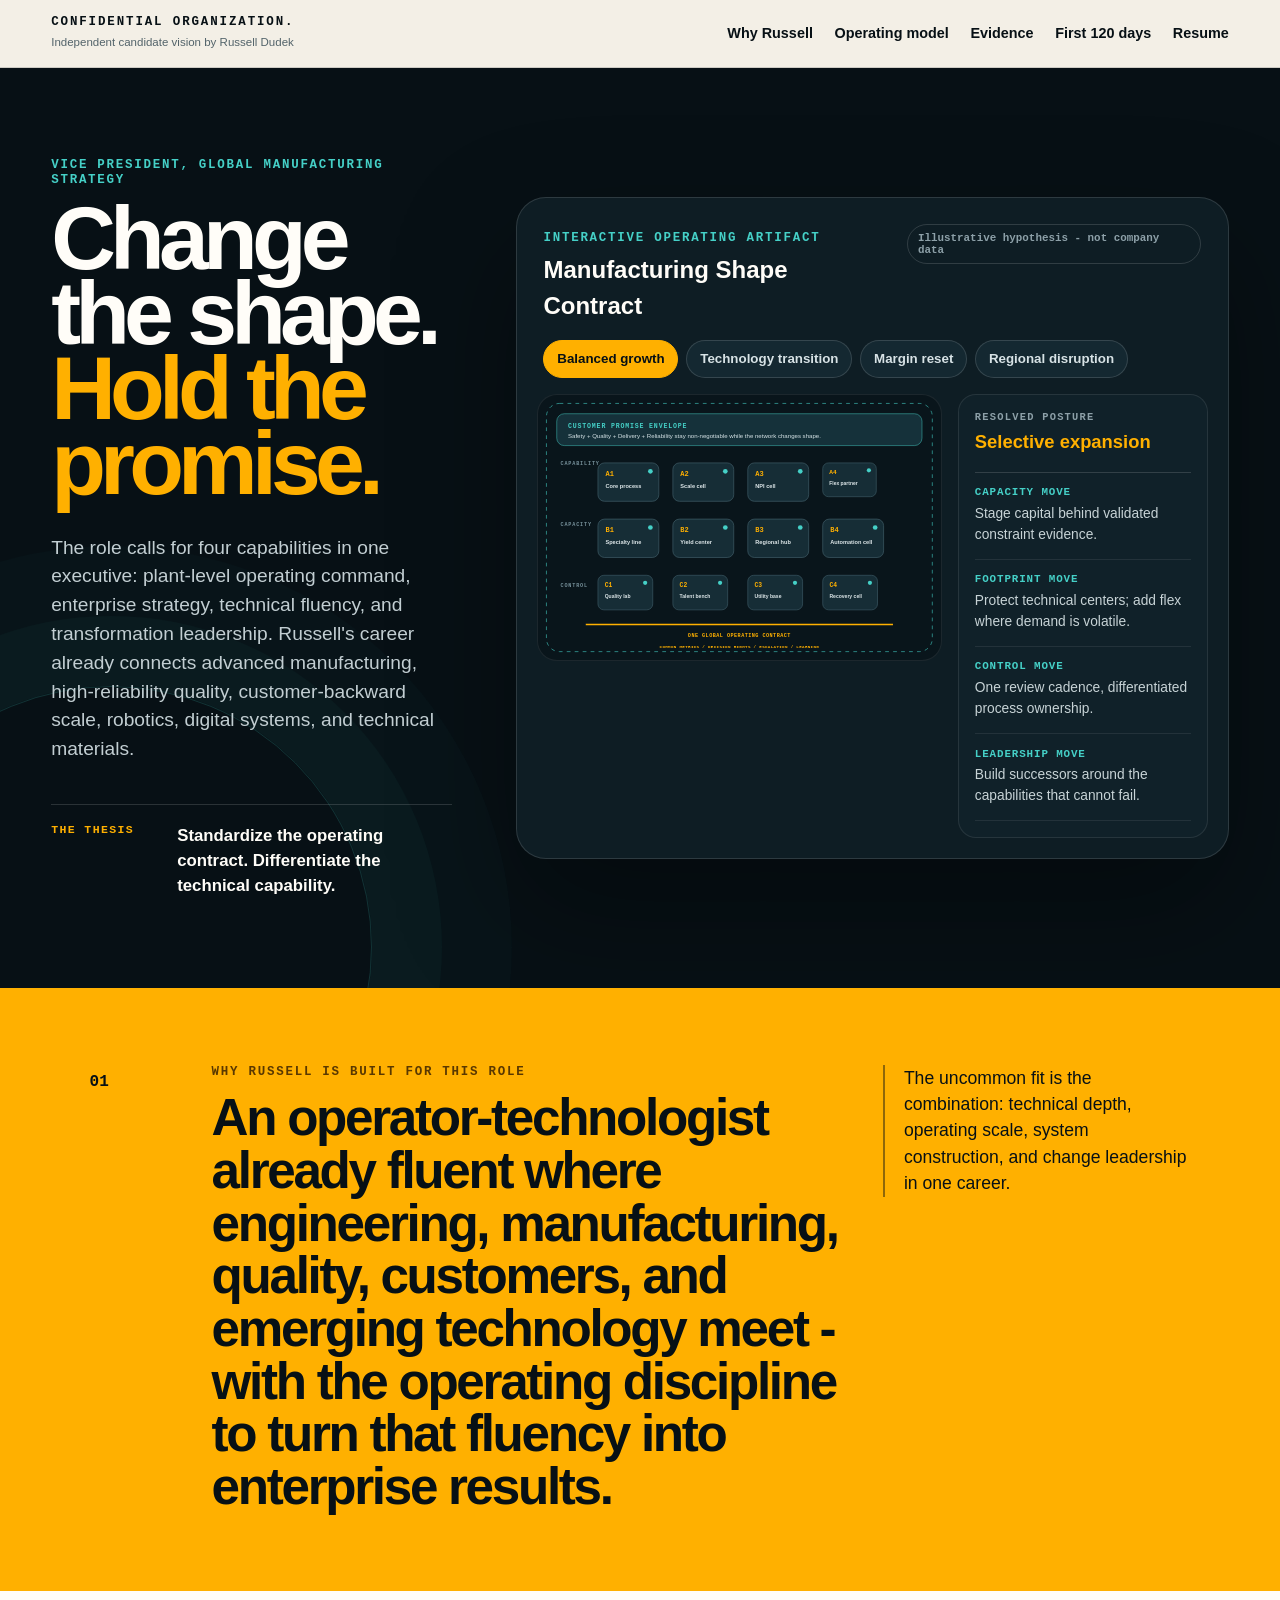
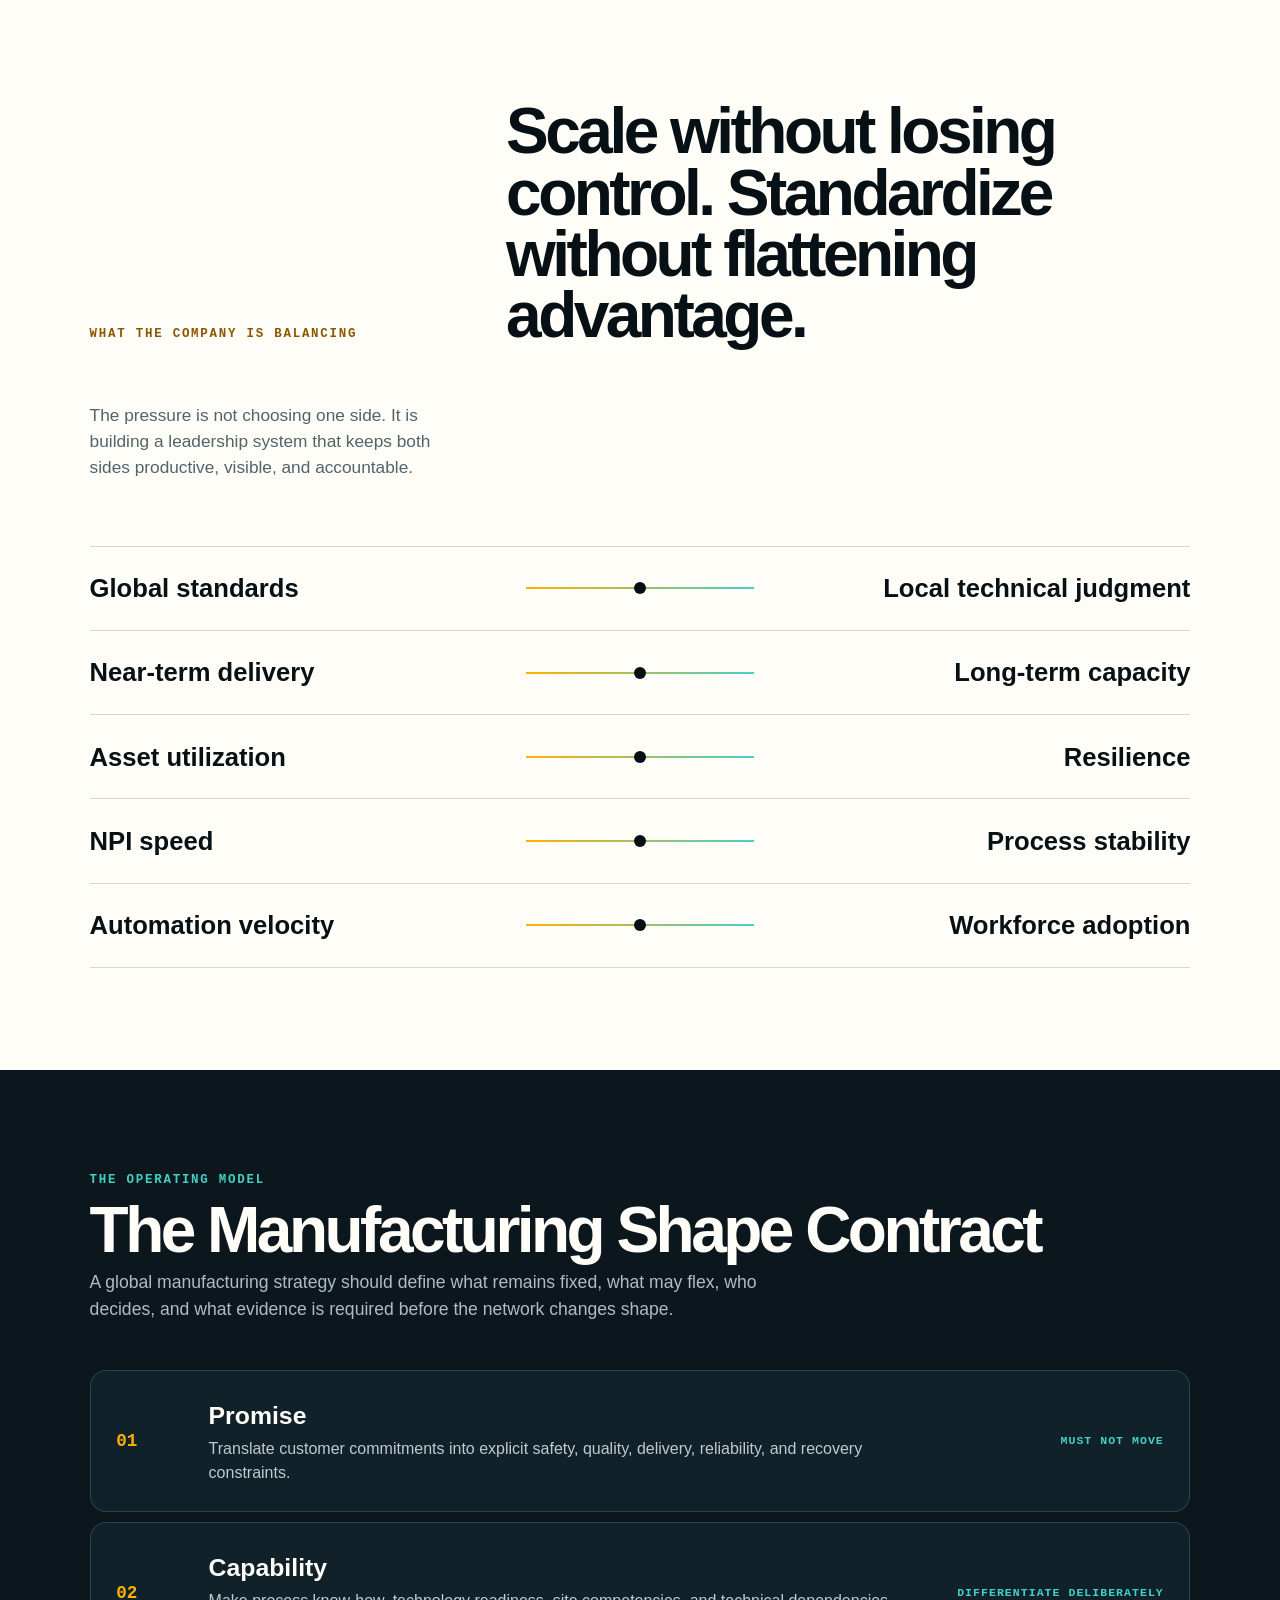
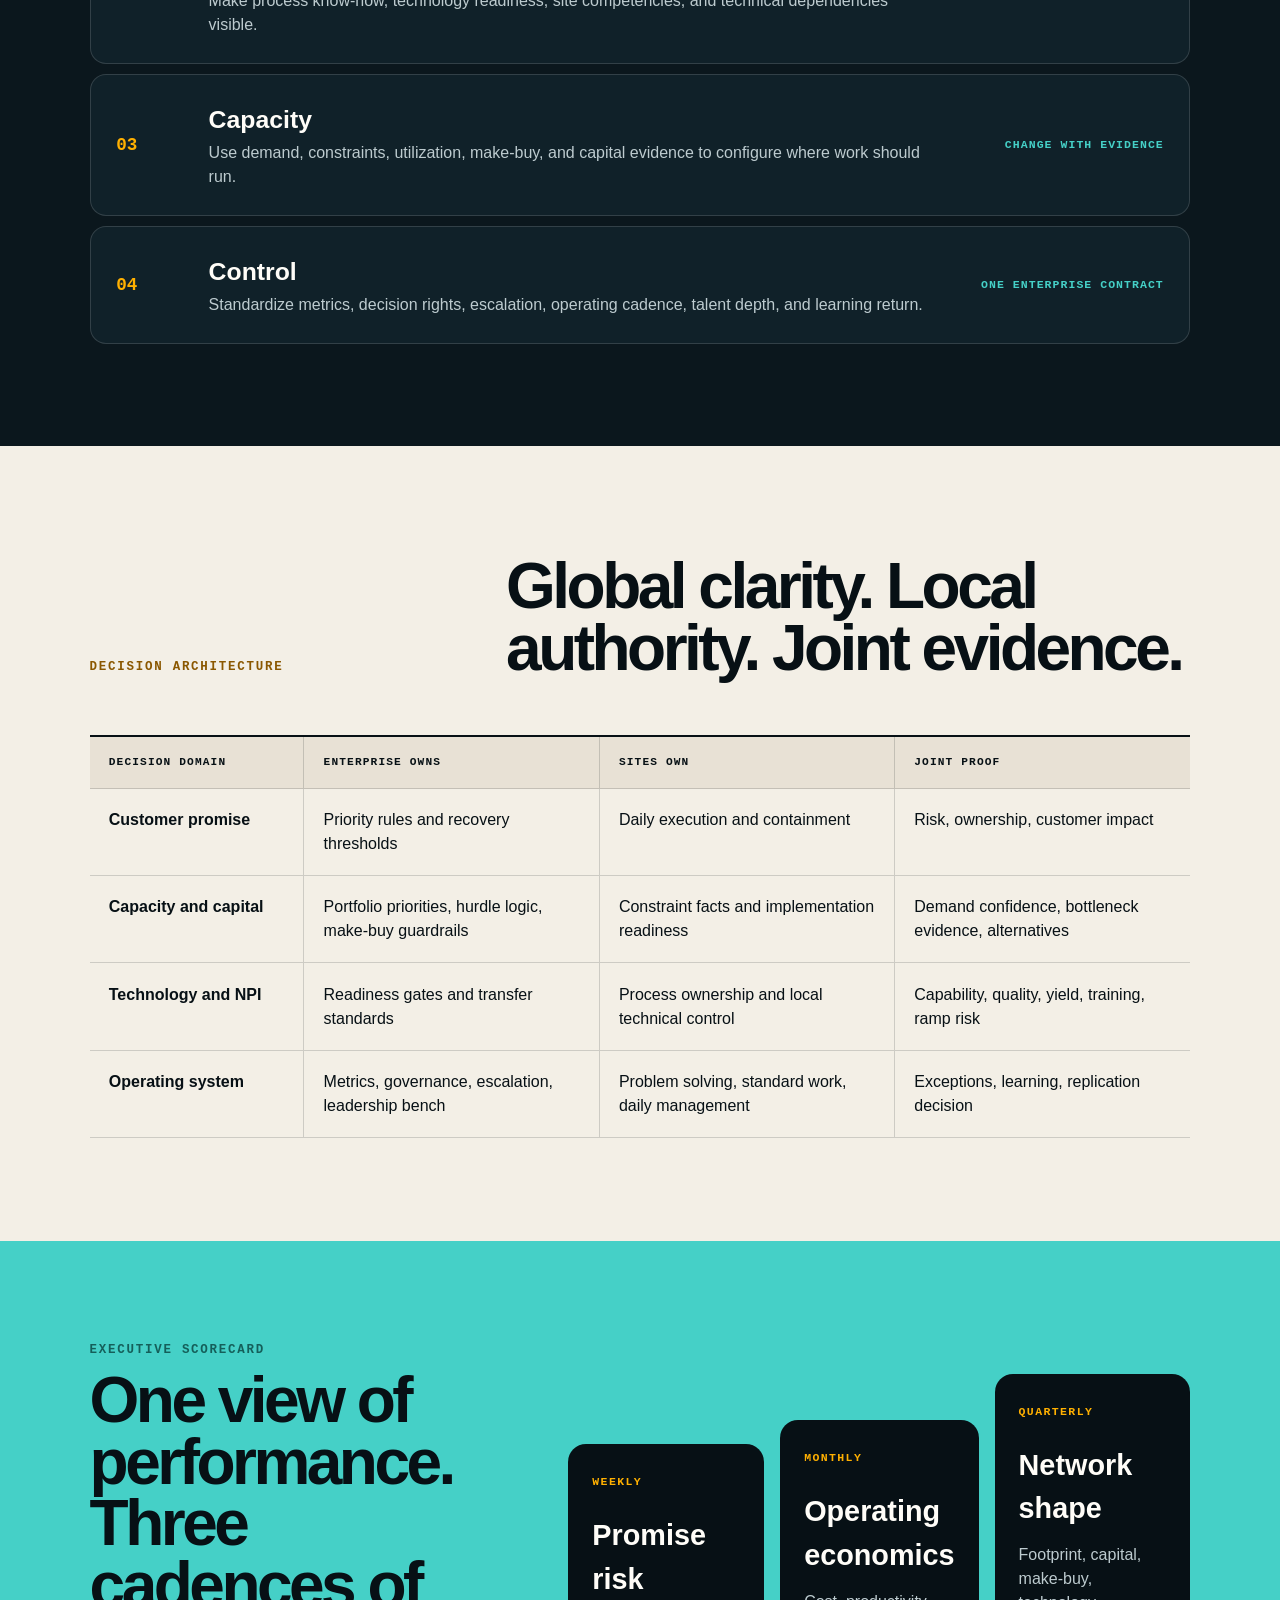
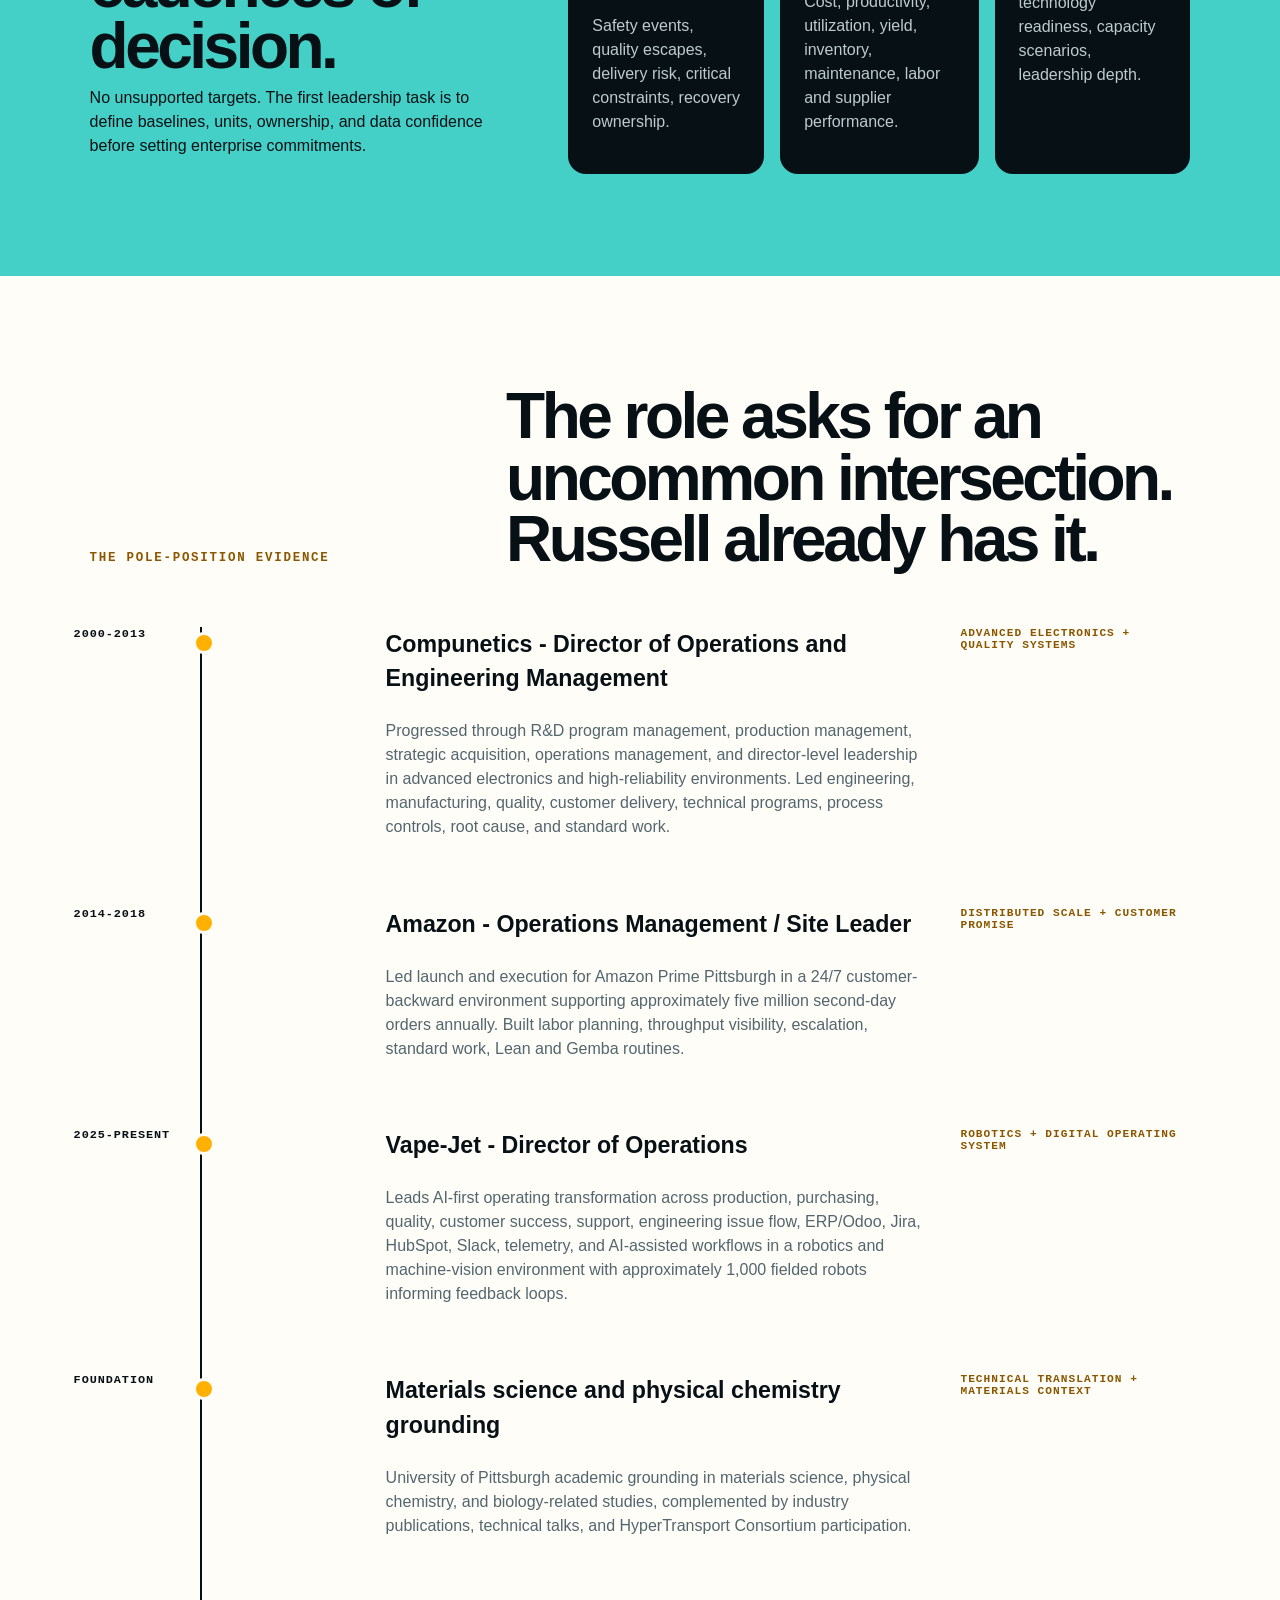
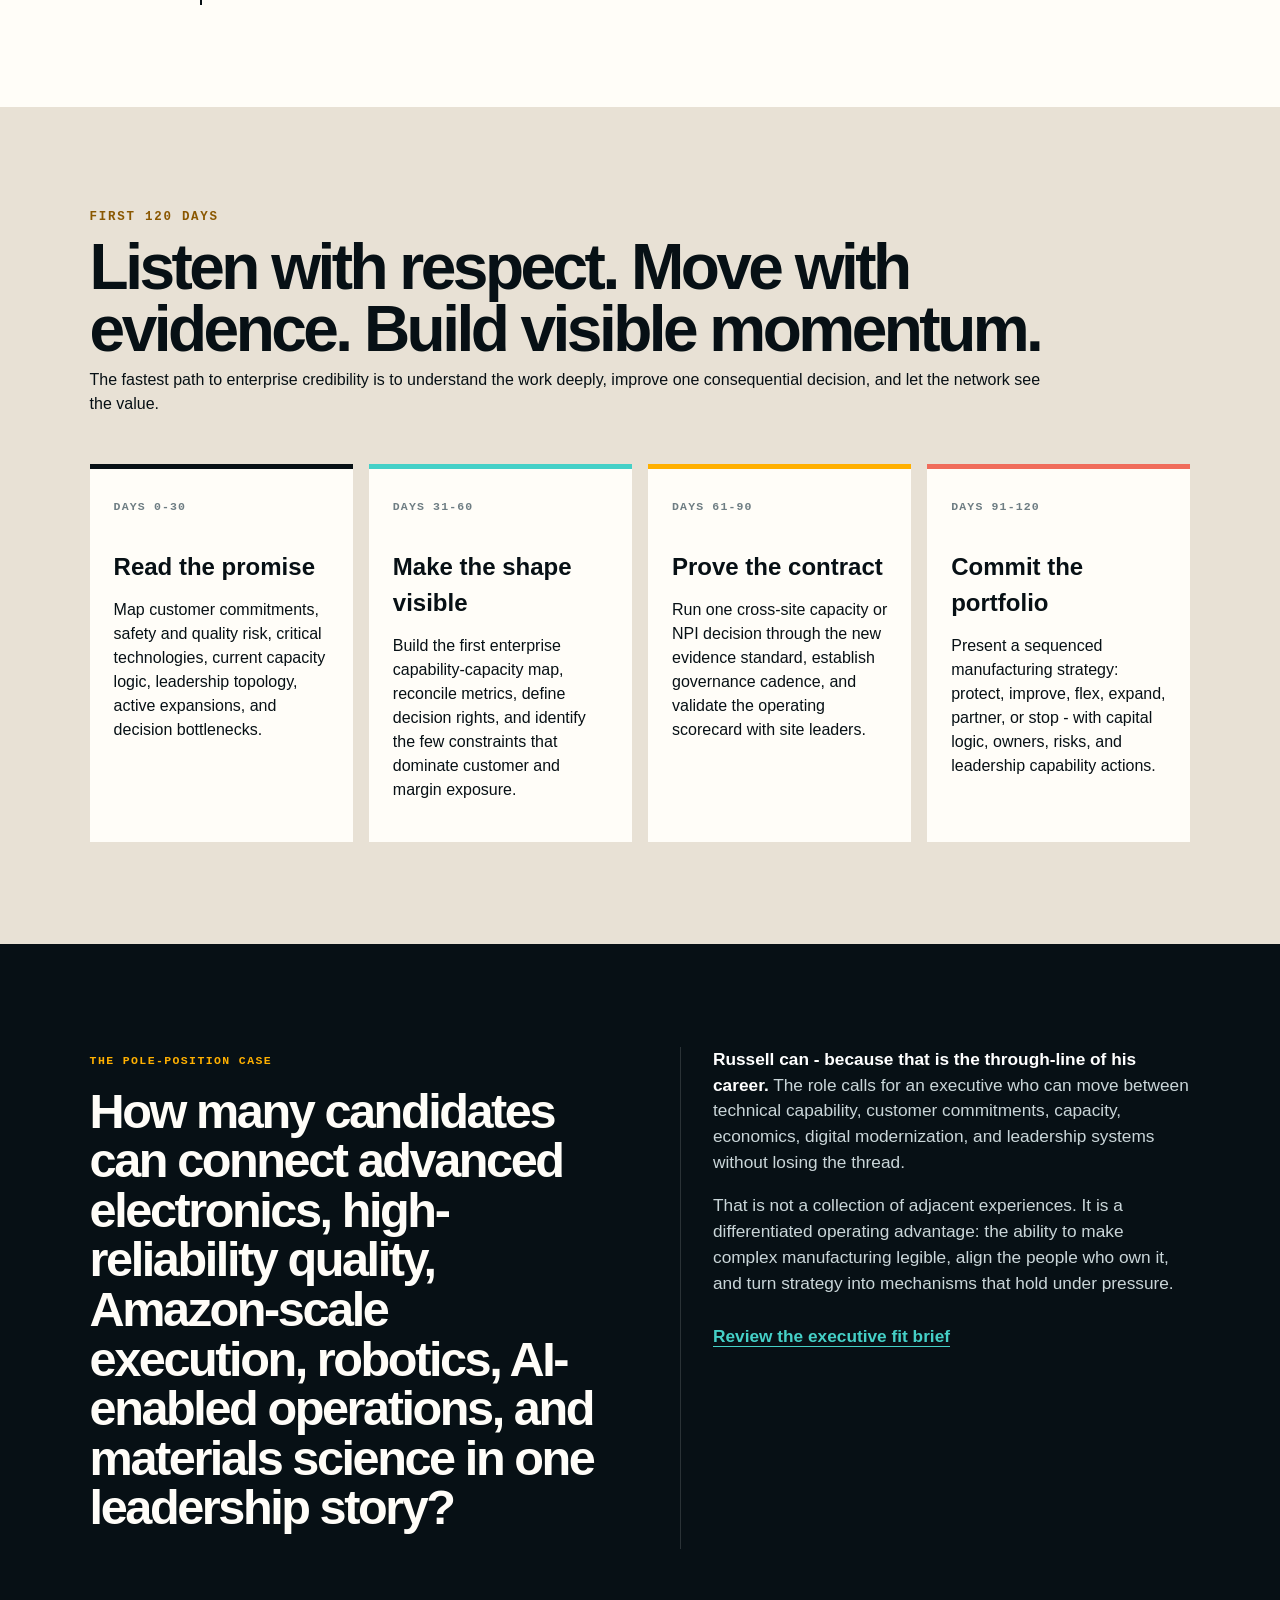
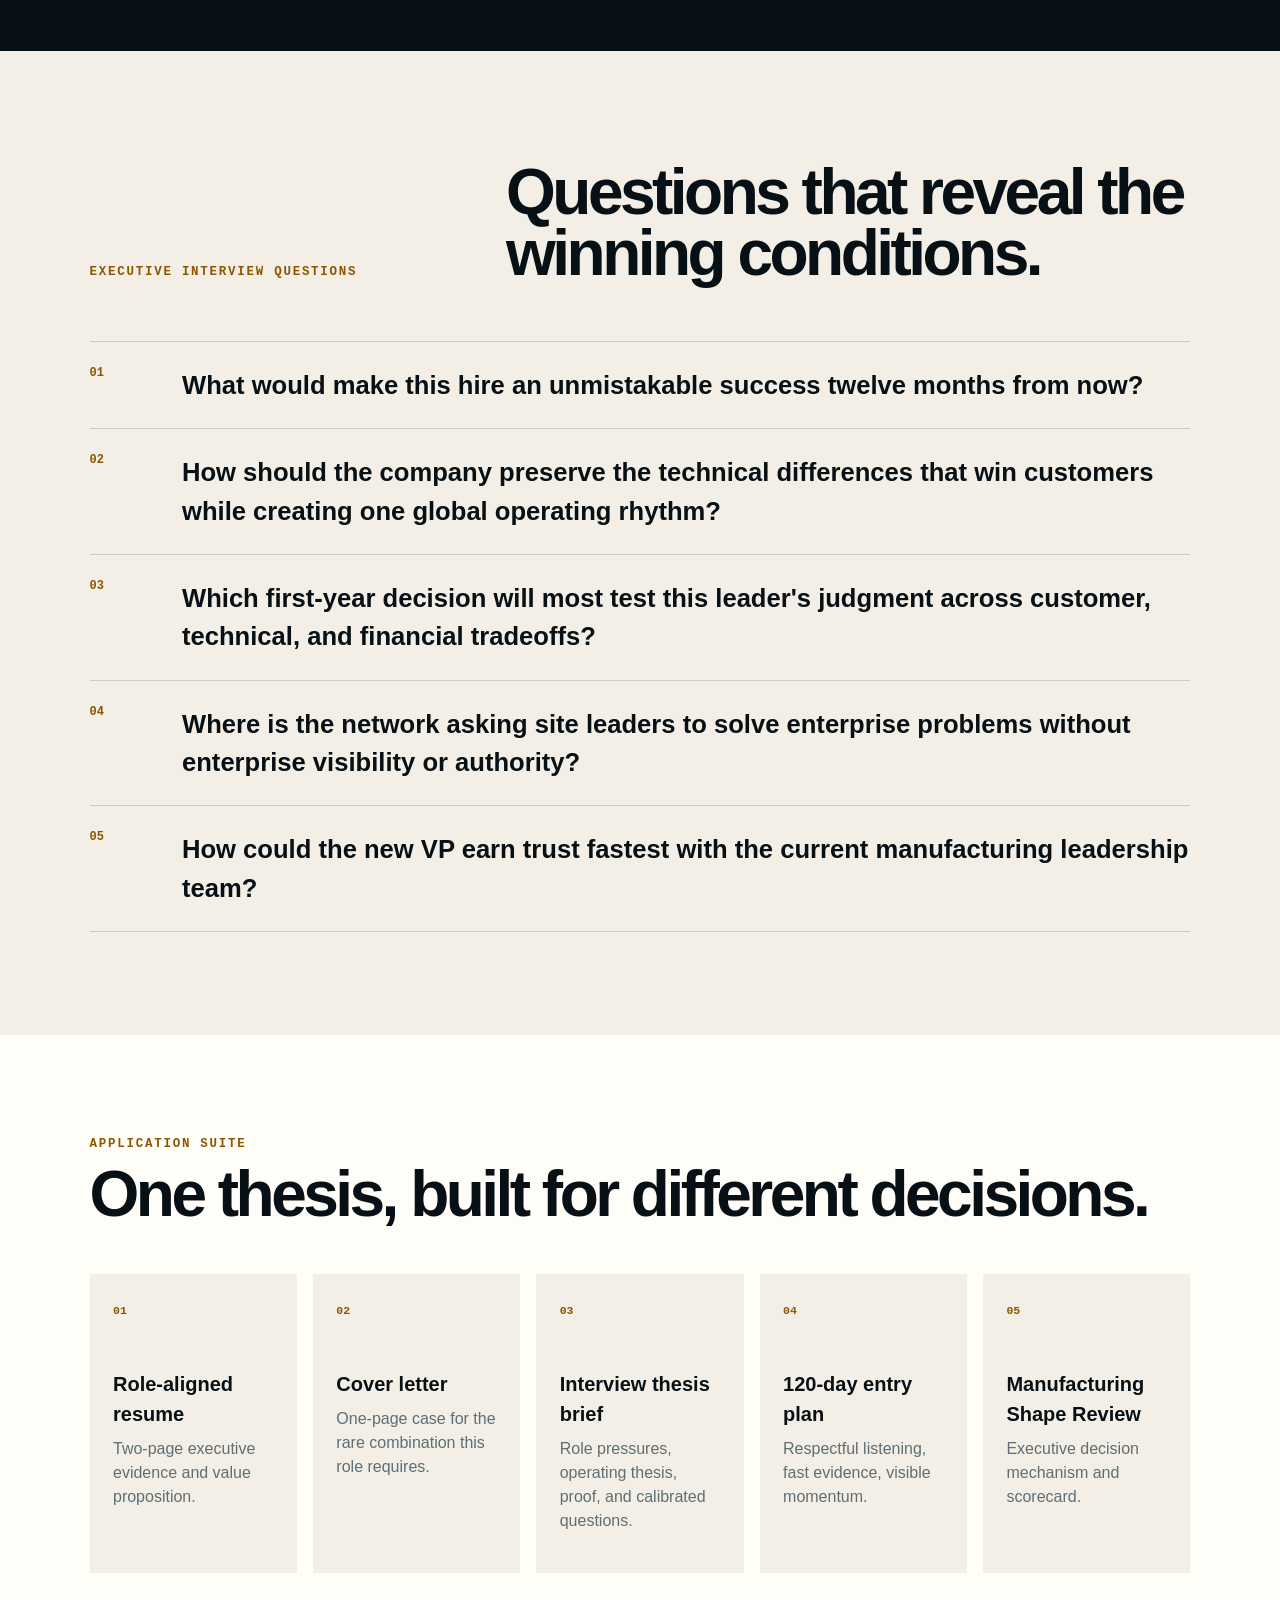
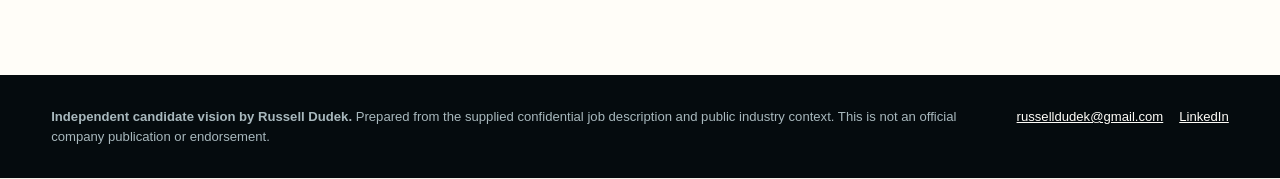
<file: index.html>
<!DOCTYPE html>

<html lang="en">
<head>
<meta charset="utf-8"/>
<meta content="width=device-width, initial-scale=1" name="viewport"/>
<meta content="Independent candidate vision for Vice President, Global Manufacturing Strategy by Russell Dudek." name="description"/>
<title>Global Manufacturing Strategy | Russell Dudek</title>
<link href="brand-tokens.css" rel="stylesheet"/>
<link href="styles.css" rel="stylesheet"/>
</head>
<body>
<a class="skip-link" href="#main">Skip to content</a>
<nav aria-label="Primary navigation" class="site-nav">
<a aria-label="Confidential Organization candidate vision home" class="brand-lockup" href="index.html">
<span class="brand-overline">CONFIDENTIAL ORGANIZATION.</span>
<span class="brand-subline">Independent candidate vision by Russell Dudek</span>
</a>
<button aria-controls="nav-links" aria-expanded="false" class="nav-toggle" type="button">Menu</button>
<div class="nav-links" id="nav-links">
<a href="index.html#fit">Why Russell</a>
<a href="index.html#model">Operating model</a>
<a href="index.html#evidence">Evidence</a>
<a href="index.html#entry">First 120 days</a>
<a href="resume.html">Resume</a>
</div>
</nav>
<main id="main">
<section class="hero">
<div class="hero-copy">
<div class="eyebrow">Vice President, Global Manufacturing Strategy</div>
<h1>Change the shape.<br/><span>Hold the promise.</span></h1>
<p class="hero-lead">The role calls for four capabilities in one executive: plant-level operating command, enterprise strategy, technical fluency, and transformation leadership. Russell's career already connects advanced manufacturing, high-reliability quality, customer-backward scale, robotics, digital systems, and technical materials.</p>
<div class="thesis-stamp"><span>The thesis</span><strong>Standardize the operating contract. Differentiate the technical capability.</strong></div>
</div>
<div aria-labelledby="shape-title" class="shape-lab">
<div class="lab-header">
<div><span class="kicker">Interactive operating artifact</span><h2 id="shape-title">Manufacturing Shape Contract</h2></div>
<div class="scenario-label">Illustrative hypothesis - not company data</div>
</div>
<div aria-label="Manufacturing scenarios" class="scenario-controls" role="group">
<button aria-pressed="true" class="scenario-button active" data-scenario="growth">Balanced growth</button>
<button aria-pressed="false" class="scenario-button" data-scenario="transition">Technology transition</button>
<button aria-pressed="false" class="scenario-button" data-scenario="margin">Margin reset</button>
<button aria-pressed="false" class="scenario-button" data-scenario="disruption">Regional disruption</button>
</div>
<div class="shape-canvas-wrap">
<svg aria-labelledby="shape-svg-title shape-svg-desc" class="shape-canvas" role="img" viewBox="0 0 860 566">
<title id="shape-svg-title">Reconfigurable manufacturing portfolio</title>
<desc id="shape-svg-desc">Twelve manufacturing capability tiles change configuration by scenario while a customer promise envelope remains fixed.</desc>
<rect class="envelope" height="530" rx="28" width="824" x="18" y="18"></rect>
<g class="promise-band">
<rect height="68" rx="16" width="780" x="40" y="40"></rect>
<text x="64" y="70">CUSTOMER PROMISE ENVELOPE</text>
<text class="promise-copy" x="64" y="92">Safety + Quality + Delivery + Reliability stay non-negotiable while the network changes shape.</text>
</g>
<g aria-hidden="true" class="axis-labels">
<text x="48" y="150">CAPABILITY</text>
<text x="48" y="280">CAPACITY</text>
<text x="48" y="410">CONTROL</text>
</g>
<g id="site-layer">
<g class="site site-0" data-site="0" style="transform:translate(120px,145px)"><rect height="82" rx="14" width="130"></rect><text class="site-code" x="16" y="28">A1</text><text class="site-label" x="16" y="53">Core process</text><circle cx="112" cy="18" r="5"></circle></g><g class="site site-1" data-site="1" style="transform:translate(285px,145px)"><rect height="82" rx="14" width="130"></rect><text class="site-code" x="16" y="28">A2</text><text class="site-label" x="16" y="53">Scale cell</text><circle cx="112" cy="18" r="5"></circle></g><g class="site site-2" data-site="2" style="transform:translate(450px,145px)"><rect height="82" rx="14" width="130"></rect><text class="site-code" x="16" y="28">A3</text><text class="site-label" x="16" y="53">NPI cell</text><circle cx="112" cy="18" r="5"></circle></g><g class="site site-3" data-site="3" style="transform:translate(615px,145px)"><rect height="82" rx="14" width="130"></rect><text class="site-code" x="16" y="28">A4</text><text class="site-label" x="16" y="53">Flex partner</text><circle cx="112" cy="18" r="5"></circle></g><g class="site site-4" data-site="4" style="transform:translate(120px,265px)"><rect height="82" rx="14" width="130"></rect><text class="site-code" x="16" y="28">B1</text><text class="site-label" x="16" y="53">Specialty line</text><circle cx="112" cy="18" r="5"></circle></g><g class="site site-5" data-site="5" style="transform:translate(285px,265px)"><rect height="82" rx="14" width="130"></rect><text class="site-code" x="16" y="28">B2</text><text class="site-label" x="16" y="53">Yield center</text><circle cx="112" cy="18" r="5"></circle></g><g class="site site-6" data-site="6" style="transform:translate(450px,265px)"><rect height="82" rx="14" width="130"></rect><text class="site-code" x="16" y="28">B3</text><text class="site-label" x="16" y="53">Regional hub</text><circle cx="112" cy="18" r="5"></circle></g><g class="site site-7" data-site="7" style="transform:translate(615px,265px)"><rect height="82" rx="14" width="130"></rect><text class="site-code" x="16" y="28">B4</text><text class="site-label" x="16" y="53">Automation cell</text><circle cx="112" cy="18" r="5"></circle></g><g class="site site-8" data-site="8" style="transform:translate(120px,385px)"><rect height="82" rx="14" width="130"></rect><text class="site-code" x="16" y="28">C1</text><text class="site-label" x="16" y="53">Quality lab</text><circle cx="112" cy="18" r="5"></circle></g><g class="site site-9" data-site="9" style="transform:translate(285px,385px)"><rect height="82" rx="14" width="130"></rect><text class="site-code" x="16" y="28">C2</text><text class="site-label" x="16" y="53">Talent bench</text><circle cx="112" cy="18" r="5"></circle></g><g class="site site-10" data-site="10" style="transform:translate(450px,385px)"><rect height="82" rx="14" width="130"></rect><text class="site-code" x="16" y="28">C3</text><text class="site-label" x="16" y="53">Utility base</text><circle cx="112" cy="18" r="5"></circle></g><g class="site site-11" data-site="11" style="transform:translate(615px,385px)"><rect height="82" rx="14" width="130"></rect><text class="site-code" x="16" y="28">C4</text><text class="site-label" x="16" y="53">Recovery cell</text><circle cx="112" cy="18" r="5"></circle></g>
</g>
<g class="invariant-rail"><line x1="102" x2="758" y1="490" y2="490"></line><text class="rail-title" text-anchor="middle" x="430" y="516">ONE GLOBAL OPERATING CONTRACT</text><text class="rail-copy" text-anchor="middle" x="430" y="540">COMMON METRICS / DECISION RIGHTS / ESCALATION / LEARNING</text></g>
</svg>
<aside aria-atomic="true" aria-live="polite" class="shape-readout">
<div class="readout-state"><span>Resolved posture</span><strong id="posture">Selective expansion</strong></div>
<dl>
<div><dt>Capacity move</dt><dd id="capacity-move">Stage capital behind validated constraint evidence.</dd></div>
<div><dt>Footprint move</dt><dd id="footprint-move">Protect technical centers; add flex where demand is volatile.</dd></div>
<div><dt>Control move</dt><dd id="control-move">One review cadence, differentiated process ownership.</dd></div>
<div><dt>Leadership move</dt><dd id="leadership-move">Build successors around the capabilities that cannot fail.</dd></div>
</dl>
</aside>
</div>
</div>
</section>
<section class="fit-band" id="fit">
<div class="section-number">01</div>
<div>
<p class="eyebrow">Why Russell is built for this role</p>
<h2>An operator-technologist already fluent where engineering, manufacturing, quality, customers, and emerging technology meet - with the operating discipline to turn that fluency into enterprise results.</h2>
</div>
<div class="fit-note">The uncommon fit is the combination: technical depth, operating scale, system construction, and change leadership in one career.</div>
</section>
<section class="tension-field section-pad">
<div class="section-intro">
<p class="eyebrow">What the company is balancing</p>
<h2>Scale without losing control. Standardize without flattening advantage.</h2>
<p>The pressure is not choosing one side. It is building a leadership system that keeps both sides productive, visible, and accountable.</p>
</div>
<div class="tension-lines">
<div><span>Global standards</span><i></i><span>Local technical judgment</span></div>
<div><span>Near-term delivery</span><i></i><span>Long-term capacity</span></div>
<div><span>Asset utilization</span><i></i><span>Resilience</span></div>
<div><span>NPI speed</span><i></i><span>Process stability</span></div>
<div><span>Automation velocity</span><i></i><span>Workforce adoption</span></div>
</div>
</section>
<section class="model-section section-pad" id="model">
<div class="model-heading">
<p class="eyebrow">The operating model</p>
<h2>The Manufacturing Shape Contract</h2>
<p>A global manufacturing strategy should define what remains fixed, what may flex, who decides, and what evidence is required before the network changes shape.</p>
</div>
<div class="contract-layers">
<article><span>01</span><div><h3>Promise</h3><p>Translate customer commitments into explicit safety, quality, delivery, reliability, and recovery constraints.</p></div><b>Must not move</b></article>
<article><span>02</span><div><h3>Capability</h3><p>Make process know-how, technology readiness, site competencies, and technical dependencies visible.</p></div><b>Differentiate deliberately</b></article>
<article><span>03</span><div><h3>Capacity</h3><p>Use demand, constraints, utilization, make-buy, and capital evidence to configure where work should run.</p></div><b>Change with evidence</b></article>
<article><span>04</span><div><h3>Control</h3><p>Standardize metrics, decision rights, escalation, operating cadence, talent depth, and learning return.</p></div><b>One enterprise contract</b></article>
</div>
</section>
<section class="decision-architecture section-pad">
<div class="section-intro">
<p class="eyebrow">Decision architecture</p>
<h2>Global clarity. Local authority. Joint evidence.</h2>
</div>
<div aria-label="Manufacturing decision rights" class="decision-table" role="table">
<div class="decision-row head" role="row"><div role="columnheader">Decision domain</div><div role="columnheader">Enterprise owns</div><div role="columnheader">Sites own</div><div role="columnheader">Joint proof</div></div>
<div class="decision-row" role="row"><div role="cell"><strong>Customer promise</strong></div><div role="cell">Priority rules and recovery thresholds</div><div role="cell">Daily execution and containment</div><div role="cell">Risk, ownership, customer impact</div></div>
<div class="decision-row" role="row"><div role="cell"><strong>Capacity and capital</strong></div><div role="cell">Portfolio priorities, hurdle logic, make-buy guardrails</div><div role="cell">Constraint facts and implementation readiness</div><div role="cell">Demand confidence, bottleneck evidence, alternatives</div></div>
<div class="decision-row" role="row"><div role="cell"><strong>Technology and NPI</strong></div><div role="cell">Readiness gates and transfer standards</div><div role="cell">Process ownership and local technical control</div><div role="cell">Capability, quality, yield, training, ramp risk</div></div>
<div class="decision-row" role="row"><div role="cell"><strong>Operating system</strong></div><div role="cell">Metrics, governance, escalation, leadership bench</div><div role="cell">Problem solving, standard work, daily management</div><div role="cell">Exceptions, learning, replication decision</div></div>
</div>
</section>
<section class="scorecard-section section-pad">
<div class="scorecard-copy">
<p class="eyebrow">Executive scorecard</p>
<h2>One view of performance. Three cadences of decision.</h2>
<p>No unsupported targets. The first leadership task is to define baselines, units, ownership, and data confidence before setting enterprise commitments.</p>
</div>
<div class="cadence-plates">
<article><span>Weekly</span><h3>Promise risk</h3><p>Safety events, quality escapes, delivery risk, critical constraints, recovery ownership.</p></article>
<article><span>Monthly</span><h3>Operating economics</h3><p>Cost, productivity, utilization, yield, inventory, maintenance, labor and supplier performance.</p></article>
<article><span>Quarterly</span><h3>Network shape</h3><p>Footprint, capital, make-buy, technology readiness, capacity scenarios, leadership depth.</p></article>
</div>
</section>
<section class="evidence-section section-pad" id="evidence">
<div class="section-intro">
<p class="eyebrow">The pole-position evidence</p>
<h2>The role asks for an uncommon intersection. Russell already has it.</h2>
</div>
<div class="evidence-trace">
<article><div class="evidence-year">2000-2013</div><div><h3>Compunetics - Director of Operations and Engineering Management</h3><p>Progressed through R&amp;D program management, production management, strategic acquisition, operations management, and director-level leadership in advanced electronics and high-reliability environments. Led engineering, manufacturing, quality, customer delivery, technical programs, process controls, root cause, and standard work.</p></div><span>Advanced electronics + quality systems</span></article>
<article><div class="evidence-year">2014-2018</div><div><h3>Amazon - Operations Management / Site Leader</h3><p>Led launch and execution for Amazon Prime Pittsburgh in a 24/7 customer-backward environment supporting approximately five million second-day orders annually. Built labor planning, throughput visibility, escalation, standard work, Lean and Gemba routines.</p></div><span>Distributed scale + customer promise</span></article>
<article><div class="evidence-year">2025-Present</div><div><h3>Vape-Jet - Director of Operations</h3><p>Leads AI-first operating transformation across production, purchasing, quality, customer success, support, engineering issue flow, ERP/Odoo, Jira, HubSpot, Slack, telemetry, and AI-assisted workflows in a robotics and machine-vision environment with approximately 1,000 fielded robots informing feedback loops.</p></div><span>Robotics + digital operating system</span></article>
<article><div class="evidence-year">Foundation</div><div><h3>Materials science and physical chemistry grounding</h3><p>University of Pittsburgh academic grounding in materials science, physical chemistry, and biology-related studies, complemented by industry publications, technical talks, and HyperTransport Consortium participation.</p></div><span>Technical translation + materials context</span></article>
</div>
</section>
<section class="entry-section section-pad" id="entry">
<div class="entry-title">
<p class="eyebrow">First 120 days</p>
<h2>Listen with respect. Move with evidence. Build visible momentum.</h2>
<p>The fastest path to enterprise credibility is to understand the work deeply, improve one consequential decision, and let the network see the value.</p>
</div>
<div class="entry-phases">
<article><span>Days 0-30</span><h3>Read the promise</h3><p>Map customer commitments, safety and quality risk, critical technologies, current capacity logic, leadership topology, active expansions, and decision bottlenecks.</p></article>
<article><span>Days 31-60</span><h3>Make the shape visible</h3><p>Build the first enterprise capability-capacity map, reconcile metrics, define decision rights, and identify the few constraints that dominate customer and margin exposure.</p></article>
<article><span>Days 61-90</span><h3>Prove the contract</h3><p>Run one cross-site capacity or NPI decision through the new evidence standard, establish governance cadence, and validate the operating scorecard with site leaders.</p></article>
<article><span>Days 91-120</span><h3>Commit the portfolio</h3><p>Present a sequenced manufacturing strategy: protect, improve, flex, expand, partner, or stop - with capital logic, owners, risks, and leadership capability actions.</p></article>
</div>
</section>
<section class="fit-case-section section-pad">
<div class="fit-case-question">
<span>The pole-position case</span>
<h2>How many candidates can connect advanced electronics, high-reliability quality, Amazon-scale execution, robotics, AI-enabled operations, and materials science in one leadership story?</h2>
</div>
<div class="fit-case-answer">
<p><strong>Russell can - because that is the through-line of his career.</strong> The role calls for an executive who can move between technical capability, customer commitments, capacity, economics, digital modernization, and leadership systems without losing the thread.</p>
<p>That is not a collection of adjacent experiences. It is a differentiated operating advantage: the ability to make complex manufacturing legible, align the people who own it, and turn strategy into mechanisms that hold under pressure.</p>
<a class="text-link light" href="executive-fit.html">Review the executive fit brief</a>
</div>
</section>
<section class="questions-section section-pad">
<div class="section-intro"><p class="eyebrow">Executive interview questions</p><h2>Questions that reveal the winning conditions.</h2></div>
<ol class="question-list">
<li><span>01</span>What would make this hire an unmistakable success twelve months from now?</li>
<li><span>02</span>How should the company preserve the technical differences that win customers while creating one global operating rhythm?</li>
<li><span>03</span>Which first-year decision will most test this leader's judgment across customer, technical, and financial tradeoffs?</li>
<li><span>04</span>Where is the network asking site leaders to solve enterprise problems without enterprise visibility or authority?</li>
<li><span>05</span>How could the new VP earn trust fastest with the current manufacturing leadership team?</li>
</ol>
</section>
<section class="document-suite section-pad">
<div><p class="eyebrow">Application suite</p><h2>One thesis, built for different decisions.</h2></div>
<div class="document-grid">
<a href="resume.html"><span>01</span><h3>Role-aligned resume</h3><p>Two-page executive evidence and value proposition.</p></a>
<a href="cover-letter.html"><span>02</span><h3>Cover letter</h3><p>One-page case for the rare combination this role requires.</p></a>
<a href="interview-brief.html"><span>03</span><h3>Interview thesis brief</h3><p>Role pressures, operating thesis, proof, and calibrated questions.</p></a>
<a href="120-day-plan.html"><span>04</span><h3>120-day entry plan</h3><p>Respectful listening, fast evidence, visible momentum.</p></a>
<a href="manufacturing-shape-review.html"><span>05</span><h3>Manufacturing Shape Review</h3><p>Executive decision mechanism and scorecard.</p></a>
</div>
</section>
</main>
<footer class="site-footer">
<div><strong>Independent candidate vision by Russell Dudek.</strong> Prepared from the supplied confidential job description and public industry context. This is not an official company publication or endorsement.</div>
<div class="footer-links"><a href="mailto:russelldudek@gmail.com">russelldudek@gmail.com</a><a href="https://www.linkedin.com/in/russelldudek">LinkedIn</a></div>
</footer>
<script src="app.js"></script>
</body>
</html>
</file>
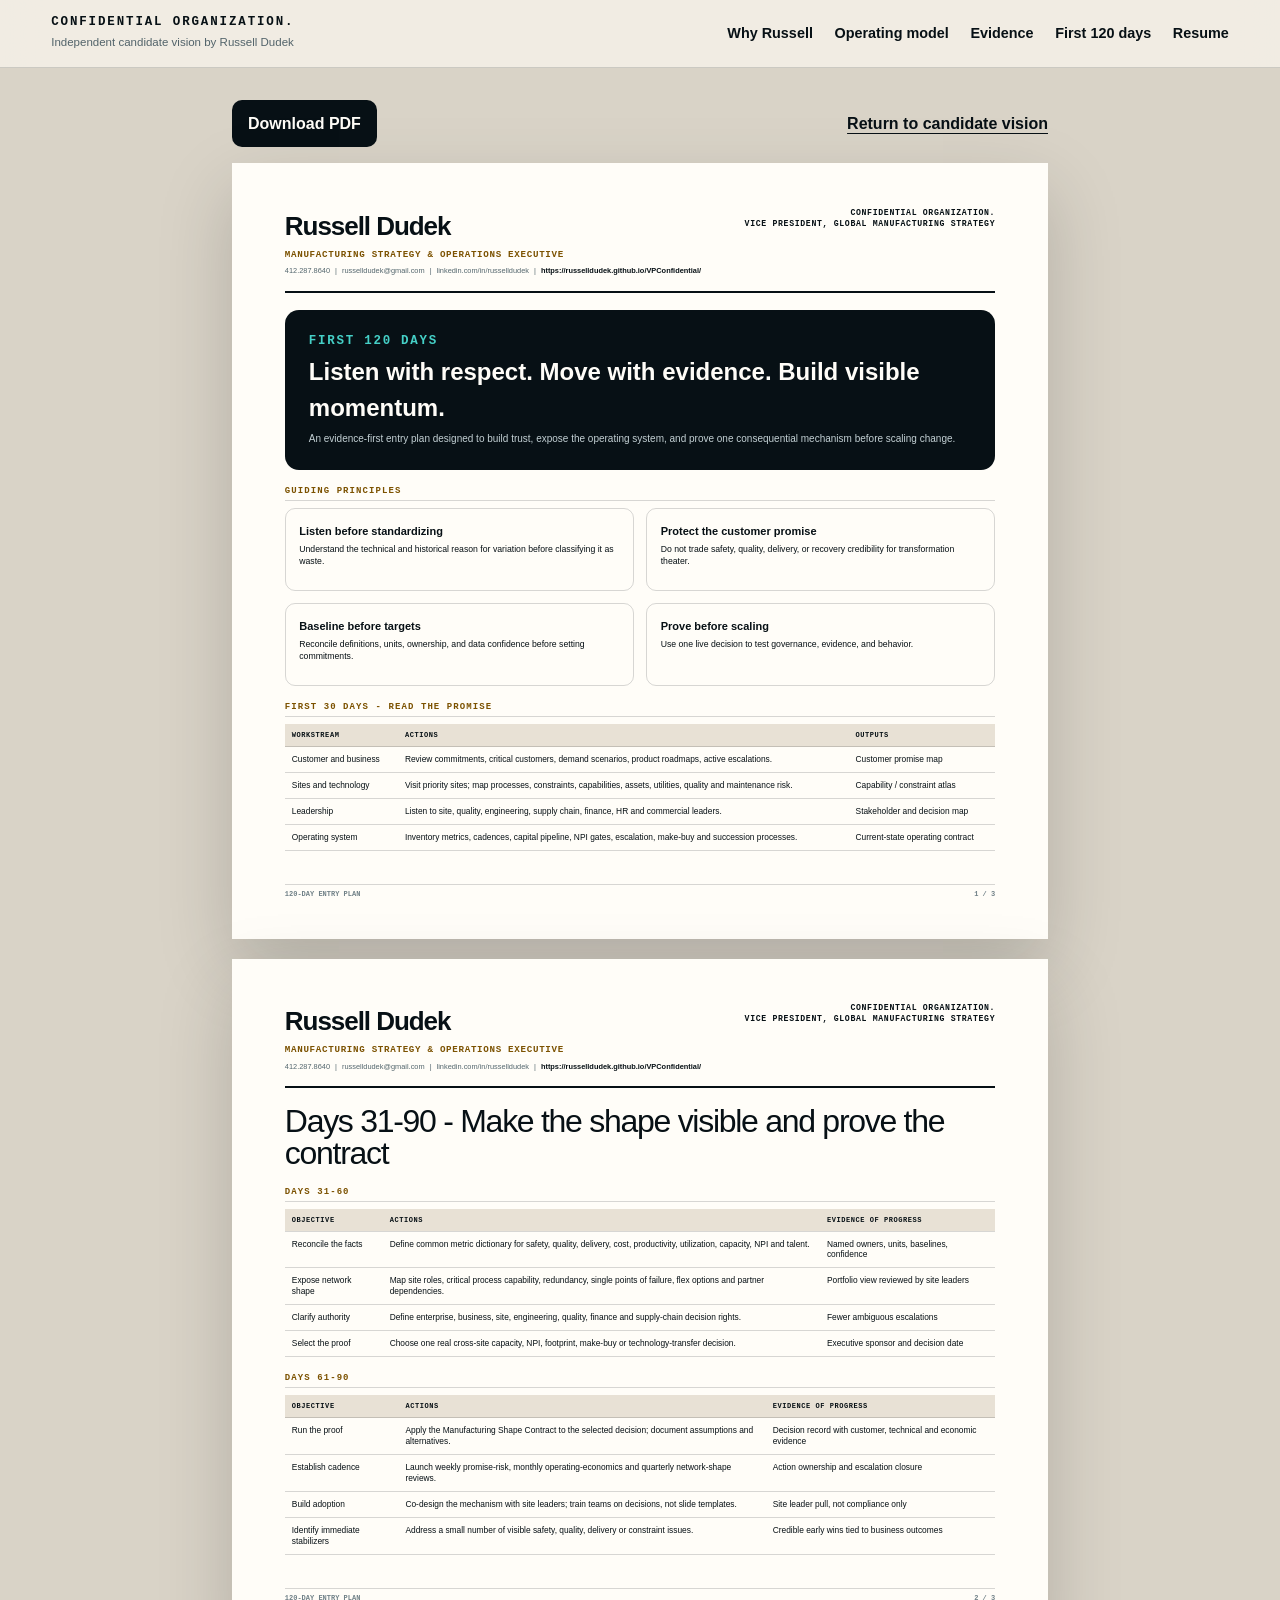
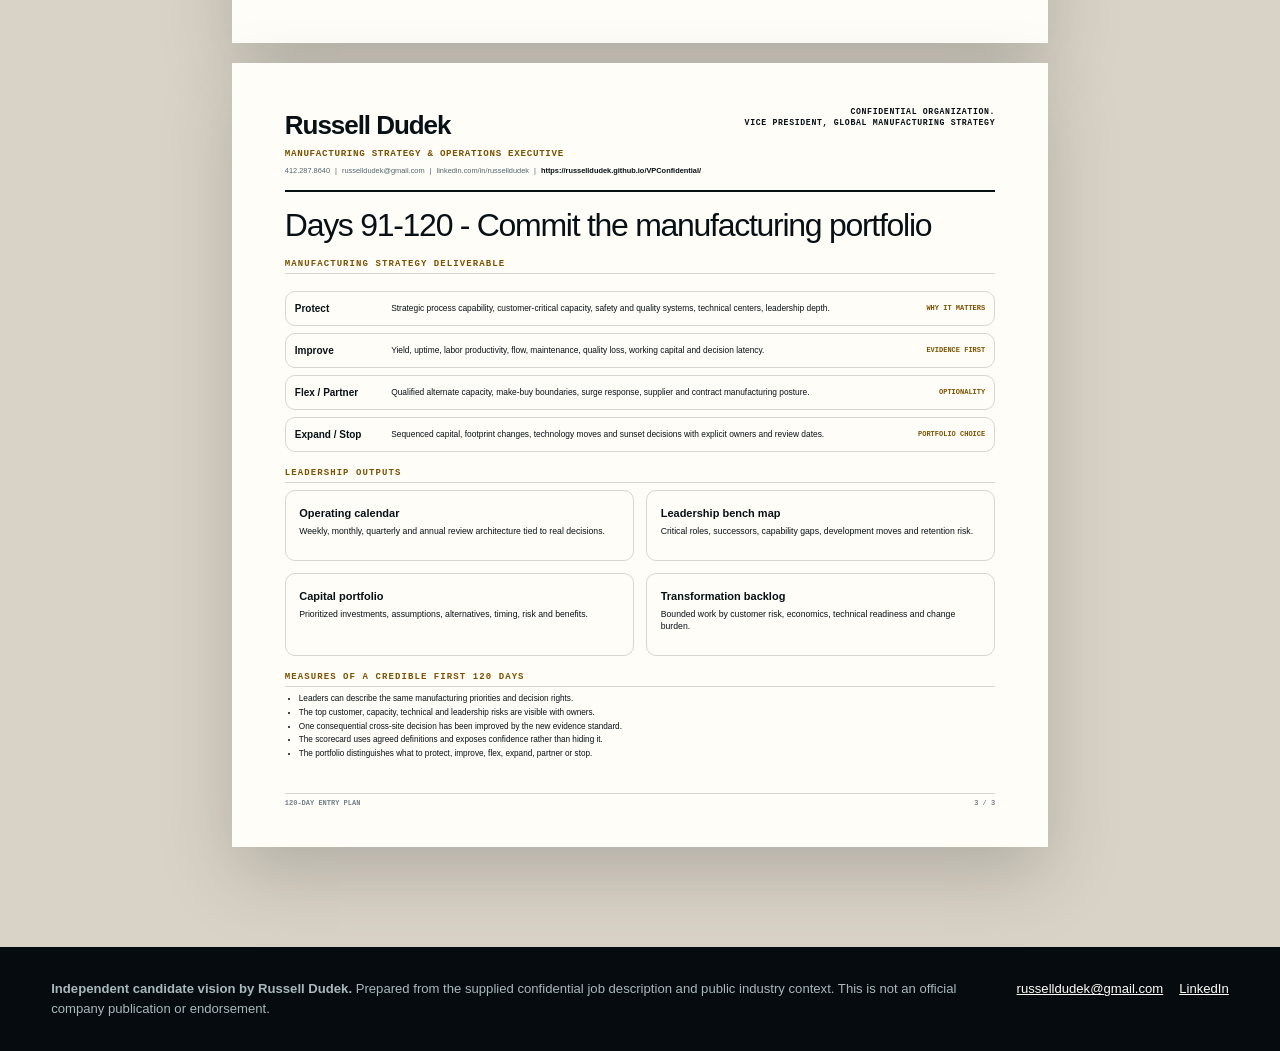
<file: 120-day-plan.html>
<!DOCTYPE html>
<html lang="en"><head><meta charset="utf-8"/><meta content="width=device-width,initial-scale=1" name="viewport"/><meta content="120-day entry plan for Vice President, Global Manufacturing Strategy." name="description"/><title>120-Day Entry Plan | Russell Dudek</title><link href="brand-tokens.css" rel="stylesheet"/><link href="styles.css" rel="stylesheet"/></head><body class="document-body"><a class="skip-link" href="#document">Skip to document</a>
<nav aria-label="Primary navigation" class="site-nav">
<a aria-label="Confidential Organization candidate vision home" class="brand-lockup" href="index.html">
<span class="brand-overline">CONFIDENTIAL ORGANIZATION.</span>
<span class="brand-subline">Independent candidate vision by Russell Dudek</span>
</a>
<button aria-controls="nav-links" aria-expanded="false" class="nav-toggle" type="button">Menu</button>
<div class="nav-links" id="nav-links">
<a href="index.html#fit">Why Russell</a>
<a href="index.html#model">Operating model</a>
<a href="index.html#evidence">Evidence</a>
<a href="index.html#entry">First 120 days</a>
<a href="resume.html">Resume</a>
</div>
</nav>
<main class="document-shell" id="document">
<div aria-label="Document actions" class="document-actions">
<a class="button" download="" href="docs/120-day-entry-plan.pdf">Download PDF</a>
<a class="text-link" href="index.html">Return to candidate vision</a>
</div>
<section class="sheet"><header class="doc-header"><div><div class="doc-name">Russell Dudek</div><div class="doc-role">Manufacturing Strategy &amp; Operations Executive</div></div><div class="doc-company">Confidential Organization.<br/>Vice President, Global Manufacturing Strategy</div><div class="doc-contact"><a href="tel:+14122878640">412.287.8640</a><span>|</span><a href="mailto:russelldudek@gmail.com">russelldudek@gmail.com</a><span>|</span><a href="https://www.linkedin.com/in/russelldudek">linkedin.com/in/russelldudek</a><span>|</span><a class="vision-url" href="https://russelldudek.github.io/VPConfidential/">https://russelldudek.github.io/VPConfidential/</a></div></header><div><div class="artifact-hero"><div class="eyebrow">First 120 days</div><h2>Listen with respect. Move with evidence. Build visible momentum.</h2><p>An evidence-first entry plan designed to build trust, expose the operating system, and prove one consequential mechanism before scaling change.</p></div><section class="doc-section"><div class="doc-section-title">Guiding principles</div><div class="artifact-grid"><article class="artifact-card"><h3>Listen before standardizing</h3><p>Understand the technical and historical reason for variation before classifying it as waste.</p></article><article class="artifact-card"><h3>Protect the customer promise</h3><p>Do not trade safety, quality, delivery, or recovery credibility for transformation theater.</p></article><article class="artifact-card"><h3>Baseline before targets</h3><p>Reconcile definitions, units, ownership, and data confidence before setting commitments.</p></article><article class="artifact-card"><h3>Prove before scaling</h3><p>Use one live decision to test governance, evidence, and behavior.</p></article></div></section><section class="doc-section"><div class="doc-section-title">First 30 days - Read the promise</div><table class="phase-table"><thead><tr><th>Workstream</th><th>Actions</th><th>Outputs</th></tr></thead><tbody><tr><td>Customer and business</td><td>Review commitments, critical customers, demand scenarios, product roadmaps, active escalations.</td><td>Customer promise map</td></tr><tr><td>Sites and technology</td><td>Visit priority sites; map processes, constraints, capabilities, assets, utilities, quality and maintenance risk.</td><td>Capability / constraint atlas</td></tr><tr><td>Leadership</td><td>Listen to site, quality, engineering, supply chain, finance, HR and commercial leaders.</td><td>Stakeholder and decision map</td></tr><tr><td>Operating system</td><td>Inventory metrics, cadences, capital pipeline, NPI gates, escalation, make-buy and succession processes.</td><td>Current-state operating contract</td></tr></tbody></table></section></div><footer class="doc-footer"><span>120-DAY ENTRY PLAN</span><span>1 / 3</span></footer></section><section class="sheet"><header class="doc-header"><div><div class="doc-name">Russell Dudek</div><div class="doc-role">Manufacturing Strategy &amp; Operations Executive</div></div><div class="doc-company">Confidential Organization.<br/>Vice President, Global Manufacturing Strategy</div><div class="doc-contact"><a href="tel:+14122878640">412.287.8640</a><span>|</span><a href="mailto:russelldudek@gmail.com">russelldudek@gmail.com</a><span>|</span><a href="https://www.linkedin.com/in/russelldudek">linkedin.com/in/russelldudek</a><span>|</span><a class="vision-url" href="https://russelldudek.github.io/VPConfidential/">https://russelldudek.github.io/VPConfidential/</a></div></header><div><div class="artifact-title">Days 31-90 - Make the shape visible and prove the contract</div><section class="doc-section"><div class="doc-section-title">Days 31-60</div><table class="phase-table"><thead><tr><th>Objective</th><th>Actions</th><th>Evidence of progress</th></tr></thead><tbody><tr><td>Reconcile the facts</td><td>Define common metric dictionary for safety, quality, delivery, cost, productivity, utilization, capacity, NPI and talent.</td><td>Named owners, units, baselines, confidence</td></tr><tr><td>Expose network shape</td><td>Map site roles, critical process capability, redundancy, single points of failure, flex options and partner dependencies.</td><td>Portfolio view reviewed by site leaders</td></tr><tr><td>Clarify authority</td><td>Define enterprise, business, site, engineering, quality, finance and supply-chain decision rights.</td><td>Fewer ambiguous escalations</td></tr><tr><td>Select the proof</td><td>Choose one real cross-site capacity, NPI, footprint, make-buy or technology-transfer decision.</td><td>Executive sponsor and decision date</td></tr></tbody></table></section><section class="doc-section"><div class="doc-section-title">Days 61-90</div><table class="phase-table"><thead><tr><th>Objective</th><th>Actions</th><th>Evidence of progress</th></tr></thead><tbody><tr><td>Run the proof</td><td>Apply the Manufacturing Shape Contract to the selected decision; document assumptions and alternatives.</td><td>Decision record with customer, technical and economic evidence</td></tr><tr><td>Establish cadence</td><td>Launch weekly promise-risk, monthly operating-economics and quarterly network-shape reviews.</td><td>Action ownership and escalation closure</td></tr><tr><td>Build adoption</td><td>Co-design the mechanism with site leaders; train teams on decisions, not slide templates.</td><td>Site leader pull, not compliance only</td></tr><tr><td>Identify immediate stabilizers</td><td>Address a small number of visible safety, quality, delivery or constraint issues.</td><td>Credible early wins tied to business outcomes</td></tr></tbody></table></section></div><footer class="doc-footer"><span>120-DAY ENTRY PLAN</span><span>2 / 3</span></footer></section><section class="sheet"><header class="doc-header"><div><div class="doc-name">Russell Dudek</div><div class="doc-role">Manufacturing Strategy &amp; Operations Executive</div></div><div class="doc-company">Confidential Organization.<br/>Vice President, Global Manufacturing Strategy</div><div class="doc-contact"><a href="tel:+14122878640">412.287.8640</a><span>|</span><a href="mailto:russelldudek@gmail.com">russelldudek@gmail.com</a><span>|</span><a href="https://www.linkedin.com/in/russelldudek">linkedin.com/in/russelldudek</a><span>|</span><a class="vision-url" href="https://russelldudek.github.io/VPConfidential/">https://russelldudek.github.io/VPConfidential/</a></div></header><div><div class="artifact-title">Days 91-120 - Commit the manufacturing portfolio</div><section class="doc-section"><div class="doc-section-title">Manufacturing strategy deliverable</div><div class="shape-review-diagram"><div><strong>Protect</strong><p>Strategic process capability, customer-critical capacity, safety and quality systems, technical centers, leadership depth.</p><span>Why it matters</span></div><div><strong>Improve</strong><p>Yield, uptime, labor productivity, flow, maintenance, quality loss, working capital and decision latency.</p><span>Evidence first</span></div><div><strong>Flex / Partner</strong><p>Qualified alternate capacity, make-buy boundaries, surge response, supplier and contract manufacturing posture.</p><span>Optionality</span></div><div><strong>Expand / Stop</strong><p>Sequenced capital, footprint changes, technology moves and sunset decisions with explicit owners and review dates.</p><span>Portfolio choice</span></div></div></section><section class="doc-section"><div class="doc-section-title">Leadership outputs</div><div class="artifact-grid"><article class="artifact-card"><h3>Operating calendar</h3><p>Weekly, monthly, quarterly and annual review architecture tied to real decisions.</p></article><article class="artifact-card"><h3>Leadership bench map</h3><p>Critical roles, successors, capability gaps, development moves and retention risk.</p></article><article class="artifact-card"><h3>Capital portfolio</h3><p>Prioritized investments, assumptions, alternatives, timing, risk and benefits.</p></article><article class="artifact-card"><h3>Transformation backlog</h3><p>Bounded work by customer risk, economics, technical readiness and change burden.</p></article></div></section><section class="doc-section"><div class="doc-section-title">Measures of a credible first 120 days</div><ul class="doc-compact-list"><li>Leaders can describe the same manufacturing priorities and decision rights.</li><li>The top customer, capacity, technical and leadership risks are visible with owners.</li><li>One consequential cross-site decision has been improved by the new evidence standard.</li><li>The scorecard uses agreed definitions and exposes confidence rather than hiding it.</li><li>The portfolio distinguishes what to protect, improve, flex, expand, partner or stop.</li></ul></section></div><footer class="doc-footer"><span>120-DAY ENTRY PLAN</span><span>3 / 3</span></footer></section></main>
<footer class="site-footer">
<div><strong>Independent candidate vision by Russell Dudek.</strong> Prepared from the supplied confidential job description and public industry context. This is not an official company publication or endorsement.</div>
<div class="footer-links"><a href="mailto:russelldudek@gmail.com">russelldudek@gmail.com</a><a href="https://www.linkedin.com/in/russelldudek">LinkedIn</a></div>
</footer>
<script src="app.js"></script></body></html>
</file>
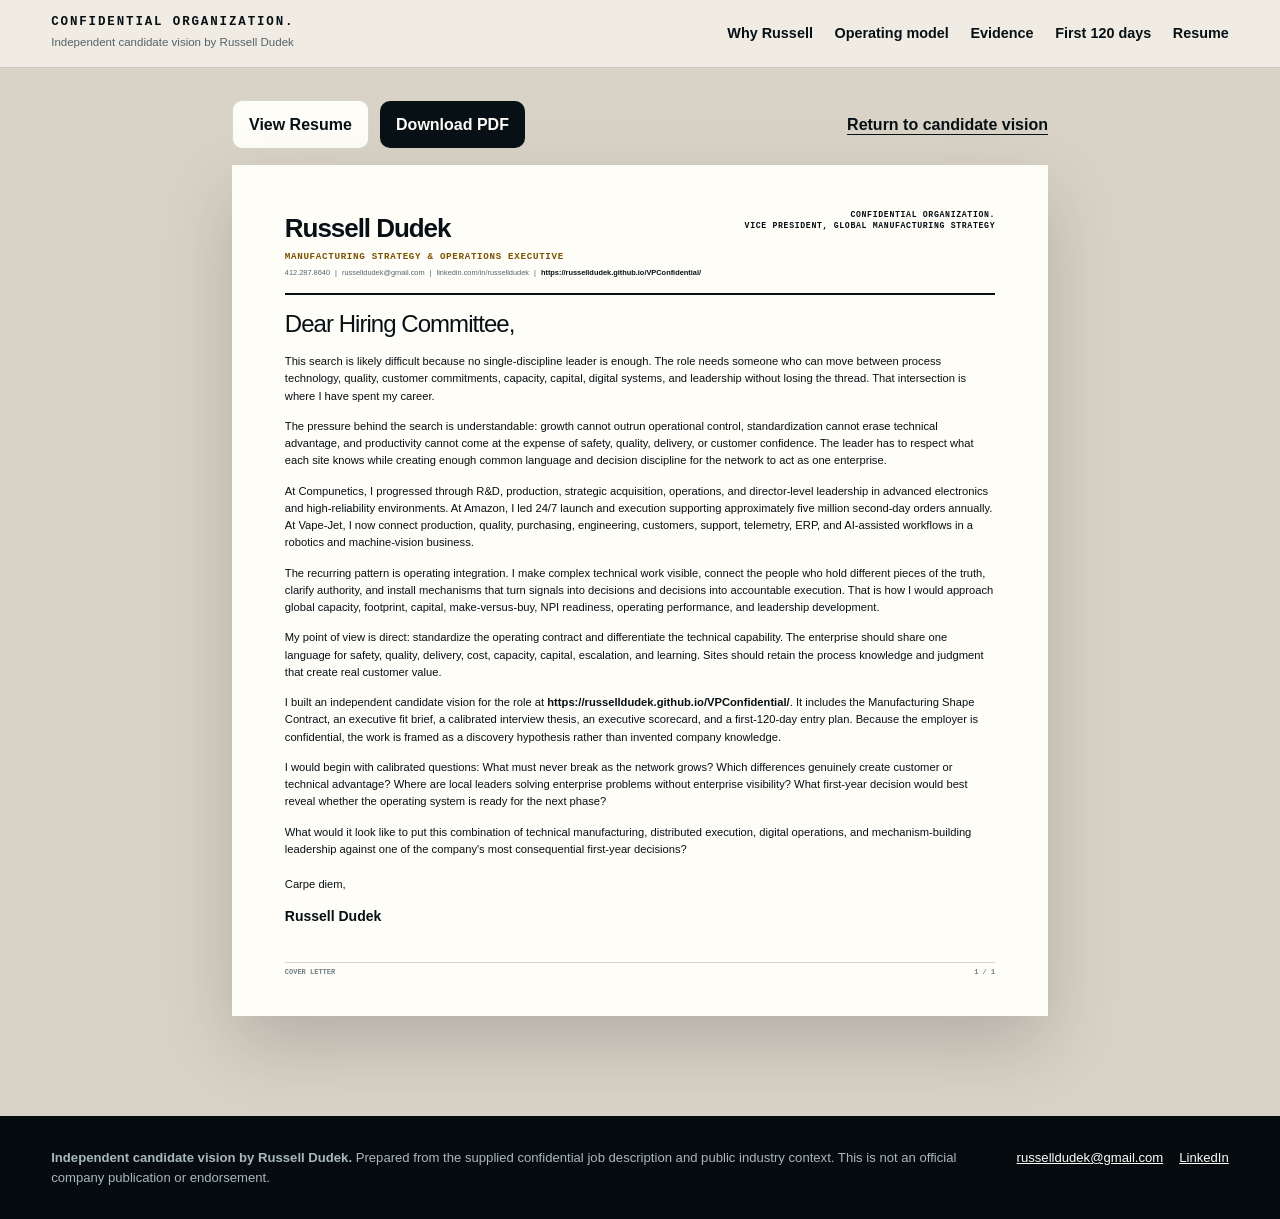
<file: cover-letter.html>
<!doctype html><html lang="en"><head><meta charset="utf-8"><meta name="viewport" content="width=device-width,initial-scale=1"><meta name="description" content="One-page cover letter for Vice President, Global Manufacturing Strategy."><title>Cover Letter | Russell Dudek</title><link rel="stylesheet" href="brand-tokens.css"><link rel="stylesheet" href="styles.css"></head><body class="document-body"><a class="skip-link" href="#document">Skip to document</a>
<nav class="site-nav" aria-label="Primary navigation">
  <a class="brand-lockup" href="index.html" aria-label="Confidential Organization candidate vision home">
    <span class="brand-overline">CONFIDENTIAL ORGANIZATION.</span>
    <span class="brand-subline">Independent candidate vision by Russell Dudek</span>
  </a>
  <button class="nav-toggle" type="button" aria-expanded="false" aria-controls="nav-links">Menu</button>
  <div id="nav-links" class="nav-links">
    <a href="index.html#fit">Why Russell</a>
    <a href="index.html#model">Operating model</a>
    <a href="index.html#evidence">Evidence</a>
    <a href="index.html#entry">First 120 days</a>
    <a href="resume.html">Resume</a>
  </div>
</nav>
<main id="document" class="document-shell">
<div class="document-actions" aria-label="Document actions"><a class="button button-secondary" href="resume.html">View Resume</a><a class="button" href="docs/cover-letter.pdf" download>Download PDF</a><a class="text-link" href="index.html">Return to candidate vision</a></div>
<section class="sheet"><header class="doc-header"><div><div class="doc-name">Russell Dudek</div><div class="doc-role">Manufacturing Strategy &amp; Operations Executive</div></div><div class="doc-company">Confidential Organization.<br>Vice President, Global Manufacturing Strategy</div><div class="doc-contact"><a href="tel:+14122878640">412.287.8640</a><span>|</span><a href="mailto:russelldudek@gmail.com">russelldudek@gmail.com</a><span>|</span><a href="https://www.linkedin.com/in/russelldudek">linkedin.com/in/russelldudek</a><span>|</span><a class="vision-url" href="https://russelldudek.github.io/VPConfidential/">https://russelldudek.github.io/VPConfidential/</a></div></header><div><section class="doc-section"><div class="artifact-title" style="font-size:24px">Dear Hiring Committee,</div><div class="letter-body">
<p>This search is likely difficult because no single-discipline leader is enough. The role needs someone who can move between process technology, quality, customer commitments, capacity, capital, digital systems, and leadership without losing the thread. That intersection is where I have spent my career.</p>
<p>The pressure behind the search is understandable: growth cannot outrun operational control, standardization cannot erase technical advantage, and productivity cannot come at the expense of safety, quality, delivery, or customer confidence. The leader has to respect what each site knows while creating enough common language and decision discipline for the network to act as one enterprise.</p>
<p>At Compunetics, I progressed through R&amp;D, production, strategic acquisition, operations, and director-level leadership in advanced electronics and high-reliability environments. At Amazon, I led 24/7 launch and execution supporting approximately five million second-day orders annually. At Vape-Jet, I now connect production, quality, purchasing, engineering, customers, support, telemetry, ERP, and AI-assisted workflows in a robotics and machine-vision business.</p>
<p>The recurring pattern is operating integration. I make complex technical work visible, connect the people who hold different pieces of the truth, clarify authority, and install mechanisms that turn signals into decisions and decisions into accountable execution. That is how I would approach global capacity, footprint, capital, make-versus-buy, NPI readiness, operating performance, and leadership development.</p>
<p>My point of view is direct: standardize the operating contract and differentiate the technical capability. The enterprise should share one language for safety, quality, delivery, cost, capacity, capital, escalation, and learning. Sites should retain the process knowledge and judgment that create real customer value.</p>
<p>I built an independent candidate vision for the role at <strong>https://russelldudek.github.io/VPConfidential/</strong>. It includes the Manufacturing Shape Contract, an executive fit brief, a calibrated interview thesis, an executive scorecard, and a first-120-day entry plan. Because the employer is confidential, the work is framed as a discovery hypothesis rather than invented company knowledge.</p>
<p>I would begin with calibrated questions: What must never break as the network grows? Which differences genuinely create customer or technical advantage? Where are local leaders solving enterprise problems without enterprise visibility? What first-year decision would best reveal whether the operating system is ready for the next phase?</p>
<p>What would it look like to put this combination of technical manufacturing, distributed execution, digital operations, and mechanism-building leadership against one of the company's most consequential first-year decisions?</p>
<div class="signature"><p>Carpe diem,</p><strong>Russell Dudek</strong></div>
</div></section></div><footer class="doc-footer"><span>COVER LETTER</span><span>1 / 1</span></footer></section></main>
<footer class="site-footer"><div><strong>Independent candidate vision by Russell Dudek.</strong> Prepared from the supplied confidential job description and public industry context. This is not an official company publication or endorsement.</div><div class="footer-links"><a href="mailto:russelldudek@gmail.com">russelldudek@gmail.com</a><a href="https://www.linkedin.com/in/russelldudek">LinkedIn</a></div></footer><script src="app.js"></script></body></html>
</file>
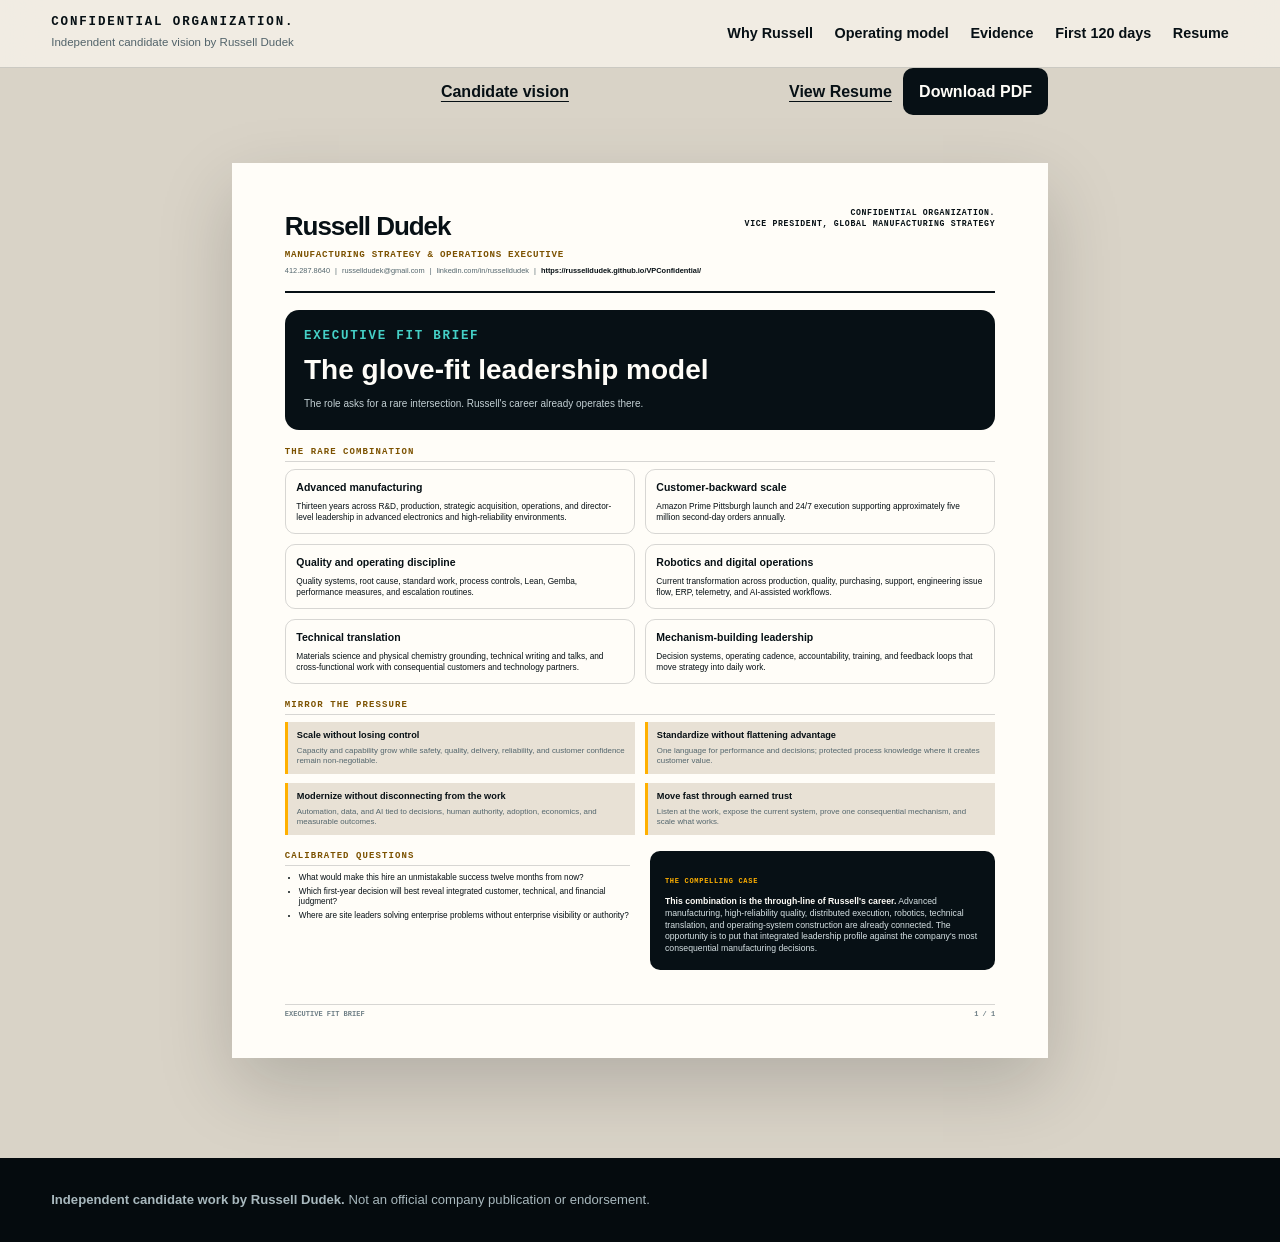
<file: executive-fit.html>
<!doctype html><html lang="en"><head><meta charset="utf-8"><meta name="viewport" content="width=device-width,initial-scale=1"><meta name="description" content="Executive fit brief for Vice President, Global Manufacturing Strategy."><title>Executive Fit Brief | Russell Dudek</title><link rel="stylesheet" href="brand-tokens.css"><link rel="stylesheet" href="styles.css"></head><body class="document-body"><a class="skip-link" href="#document">Skip to document</a>
<nav class="site-nav" aria-label="Primary navigation">
  <a class="brand-lockup" href="index.html" aria-label="Confidential Organization candidate vision home">
    <span class="brand-overline">CONFIDENTIAL ORGANIZATION.</span>
    <span class="brand-subline">Independent candidate vision by Russell Dudek</span>
  </a>
  <button class="nav-toggle" type="button" aria-expanded="false" aria-controls="nav-links">Menu</button>
  <div id="nav-links" class="nav-links">
    <a href="index.html#fit">Why Russell</a>
    <a href="index.html#model">Operating model</a>
    <a href="index.html#evidence">Evidence</a>
    <a href="index.html#entry">First 120 days</a>
    <a href="resume.html">Resume</a>
  </div>
</nav>
<div class="document-actions"><a class="text-link" href="index.html">Candidate vision</a><a class="text-link" href="resume.html">View Resume</a><a class="button" href="docs/executive-fit-brief.pdf" download>Download PDF</a></div>
<main id="document" class="document-shell">
<section class="sheet fit-brief-sheet"><header class="doc-header"><div><div class="doc-name">Russell Dudek</div><div class="doc-role">Manufacturing Strategy &amp; Operations Executive</div></div><div class="doc-company">Confidential Organization.<br>Vice President, Global Manufacturing Strategy</div><div class="doc-contact"><a href="tel:+14122878640">412.287.8640</a><span>|</span><a href="mailto:russelldudek@gmail.com">russelldudek@gmail.com</a><span>|</span><a href="https://www.linkedin.com/in/russelldudek">linkedin.com/in/russelldudek</a><span>|</span><a class="vision-url" href="https://russelldudek.github.io/VPConfidential/">https://russelldudek.github.io/VPConfidential/</a></div></header><div>
<div class="artifact-hero"><div class="eyebrow">Executive fit brief</div><h2>The glove-fit leadership model</h2><p>The role asks for a rare intersection. Russell's career already operates there.</p></div>
<section class="doc-section"><div class="doc-section-title">The rare combination</div><div class="artifact-grid fit-dimensions">
<article class="artifact-card"><h3>Advanced manufacturing</h3><p>Thirteen years across R&amp;D, production, strategic acquisition, operations, and director-level leadership in advanced electronics and high-reliability environments.</p></article>
<article class="artifact-card"><h3>Customer-backward scale</h3><p>Amazon Prime Pittsburgh launch and 24/7 execution supporting approximately five million second-day orders annually.</p></article>
<article class="artifact-card"><h3>Quality and operating discipline</h3><p>Quality systems, root cause, standard work, process controls, Lean, Gemba, performance measures, and escalation routines.</p></article>
<article class="artifact-card"><h3>Robotics and digital operations</h3><p>Current transformation across production, quality, purchasing, support, engineering issue flow, ERP, telemetry, and AI-assisted workflows.</p></article>
<article class="artifact-card"><h3>Technical translation</h3><p>Materials science and physical chemistry grounding, technical writing and talks, and cross-functional work with consequential customers and technology partners.</p></article>
<article class="artifact-card"><h3>Mechanism-building leadership</h3><p>Decision systems, operating cadence, accountability, training, and feedback loops that move strategy into daily work.</p></article>
</div></section>
<section class="doc-section"><div class="doc-section-title">Mirror the pressure</div><div class="fit-pressure-grid">
<div><strong>Scale without losing control</strong><span>Capacity and capability grow while safety, quality, delivery, reliability, and customer confidence remain non-negotiable.</span></div>
<div><strong>Standardize without flattening advantage</strong><span>One language for performance and decisions; protected process knowledge where it creates customer value.</span></div>
<div><strong>Modernize without disconnecting from the work</strong><span>Automation, data, and AI tied to decisions, human authority, adoption, economics, and measurable outcomes.</span></div>
<div><strong>Move fast through earned trust</strong><span>Listen at the work, expose the current system, prove one consequential mechanism, and scale what works.</span></div>
</div></section>
<section class="doc-section fit-question-section"><div><div class="doc-section-title">Calibrated questions</div><ul class="doc-compact-list"><li>What would make this hire an unmistakable success twelve months from now?</li><li>Which first-year decision will best reveal integrated customer, technical, and financial judgment?</li><li>Where are site leaders solving enterprise problems without enterprise visibility or authority?</li></ul></div><div class="fit-conclusion"><span>The compelling case</span><p><strong>This combination is the through-line of Russell's career.</strong> Advanced manufacturing, high-reliability quality, distributed execution, robotics, technical translation, and operating-system construction are already connected. The opportunity is to put that integrated leadership profile against the company's most consequential manufacturing decisions.</p></div></section>
</div><footer class="doc-footer"><span>EXECUTIVE FIT BRIEF</span><span>1 / 1</span></footer></section></main><footer class="site-footer"><div><strong>Independent candidate work by Russell Dudek.</strong> Not an official company publication or endorsement.</div></footer><script src="app.js"></script></body></html>
</file>
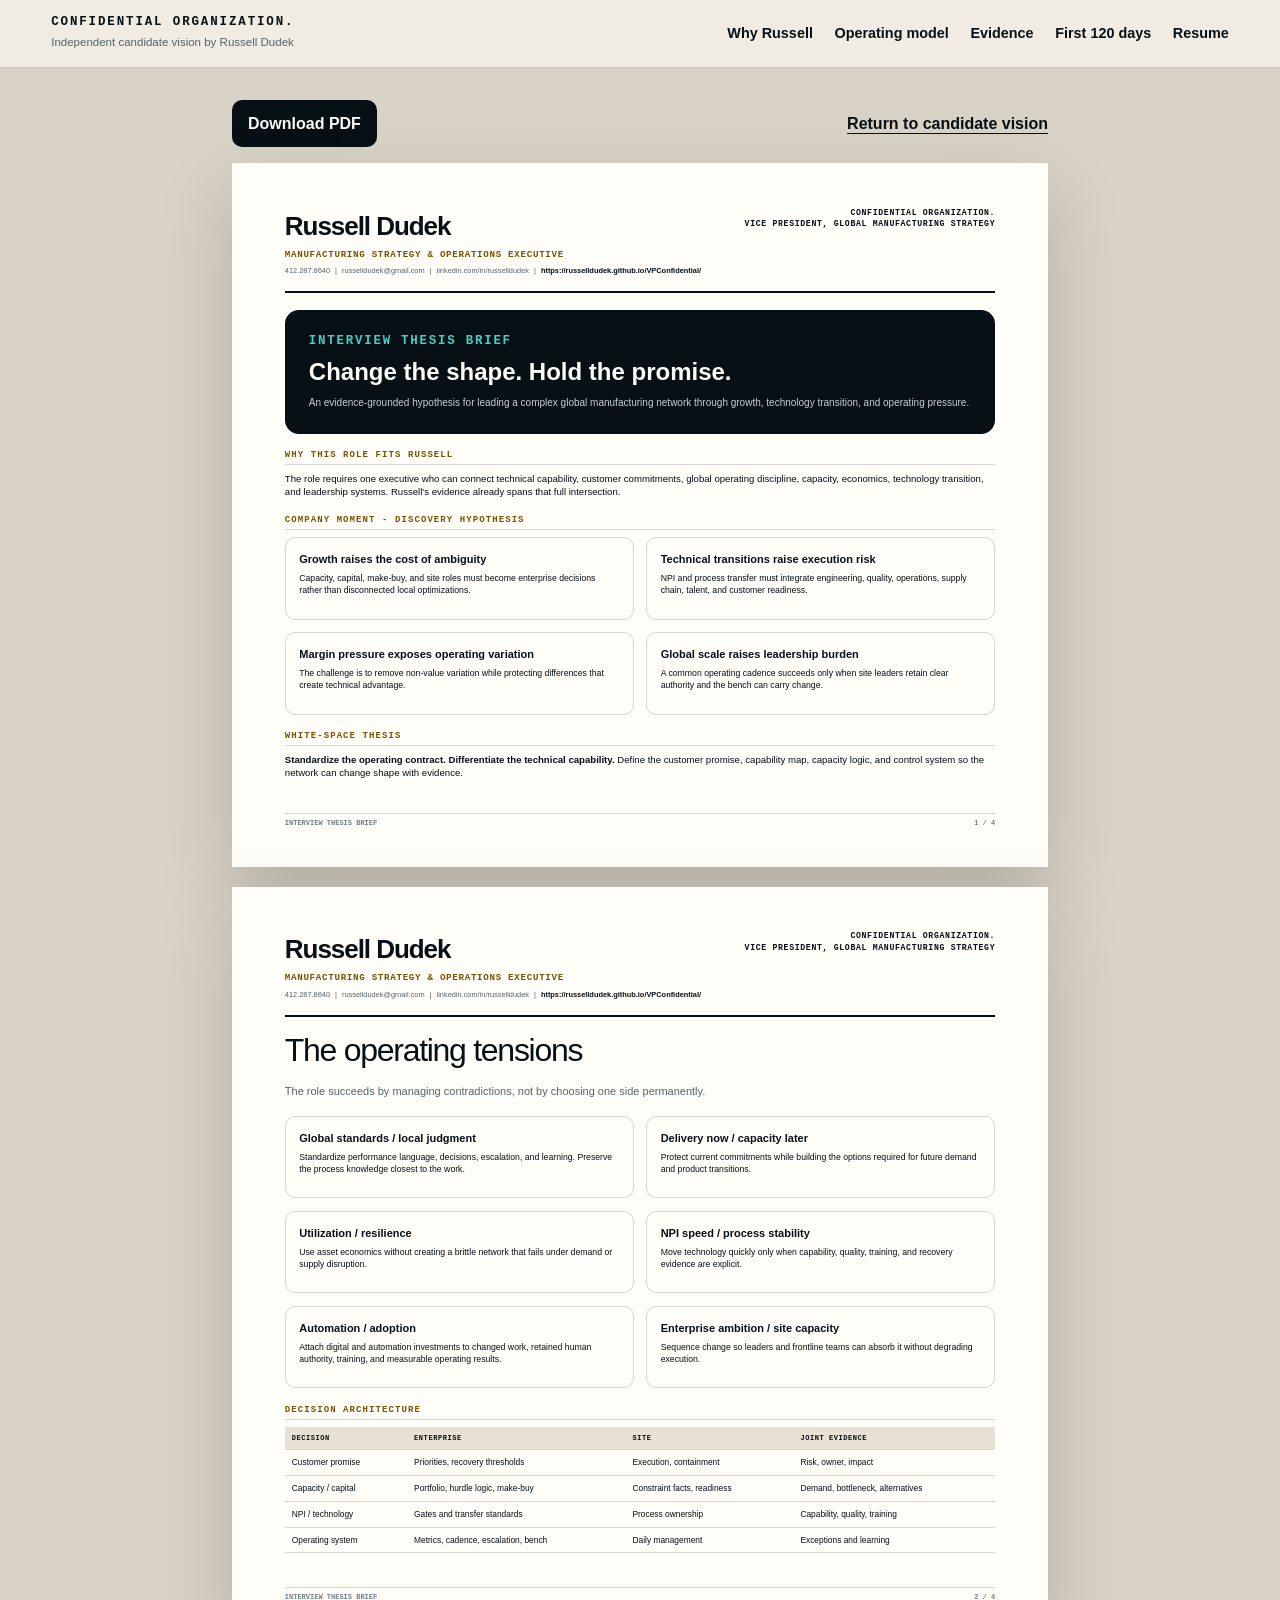
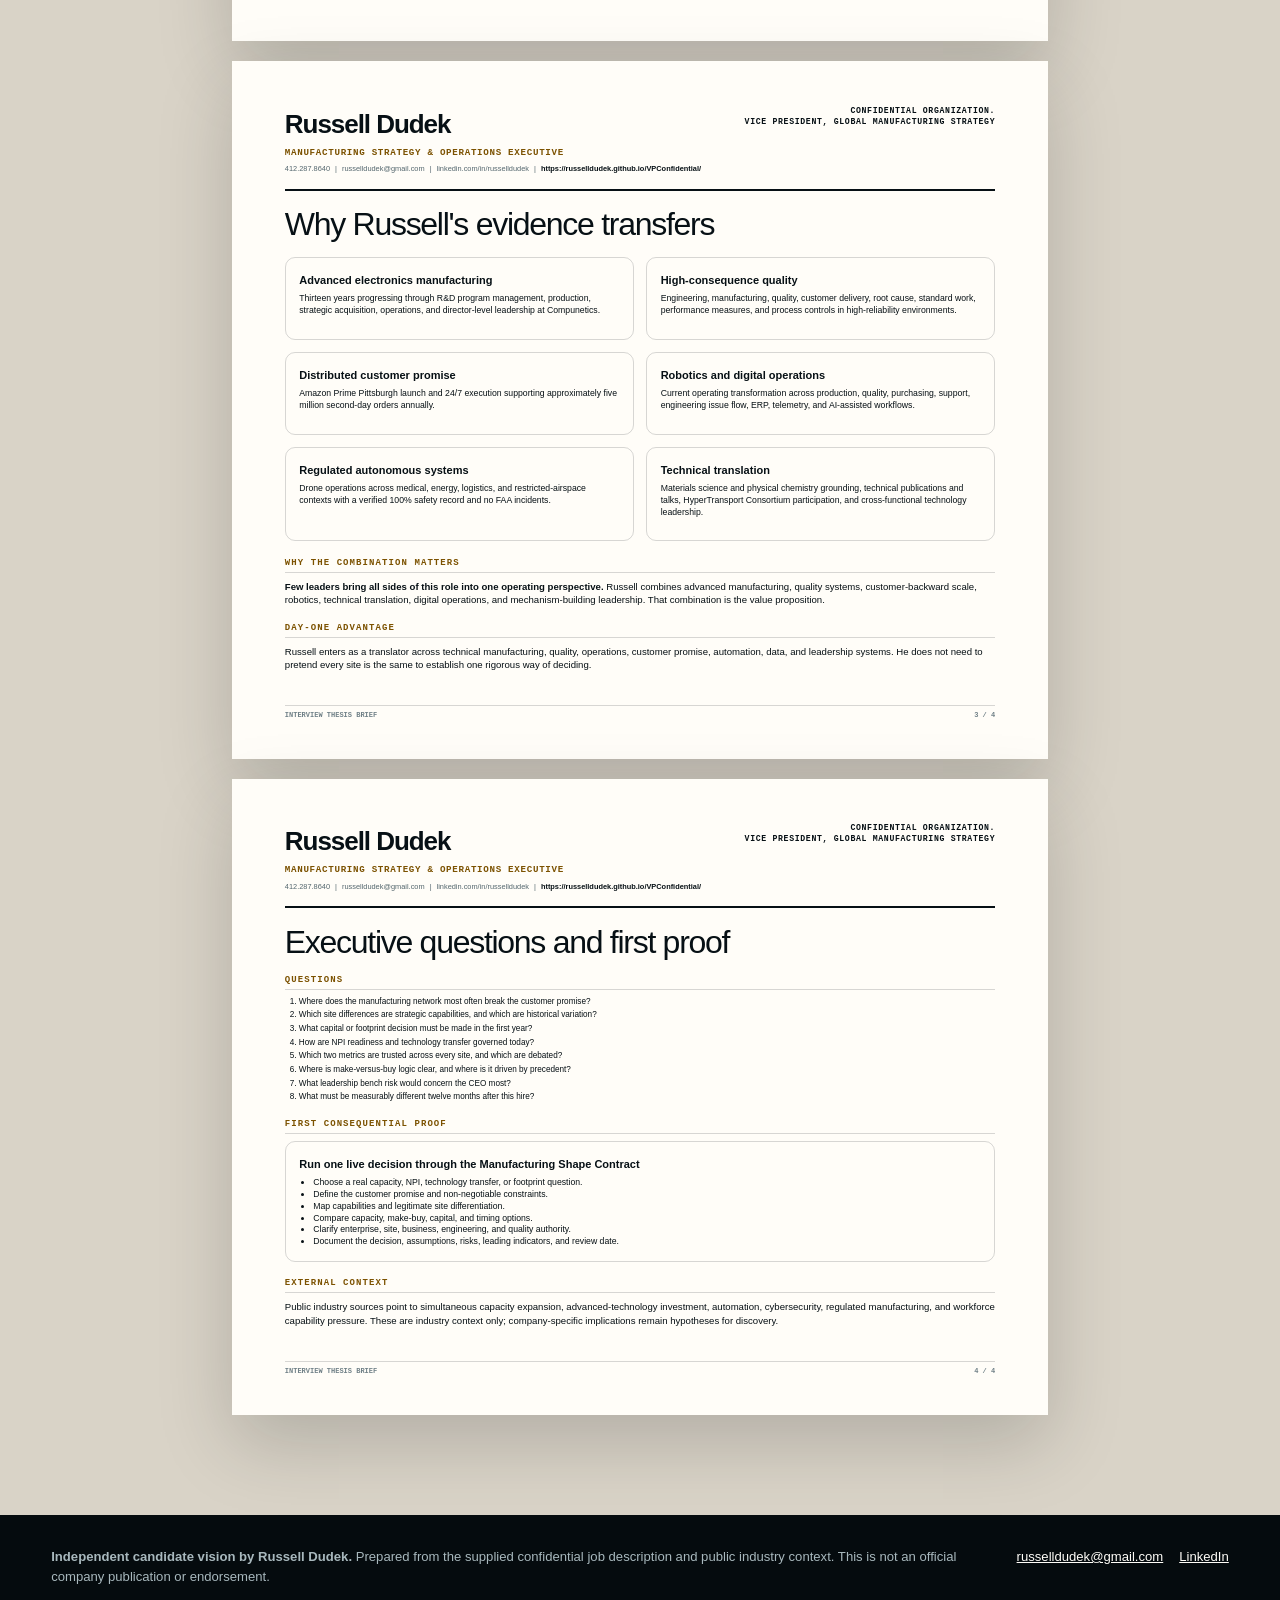
<file: interview-brief.html>
<!DOCTYPE html>
<html lang="en"><head><meta charset="utf-8"/><meta content="width=device-width,initial-scale=1" name="viewport"/><meta content="Interview thesis brief for Vice President, Global Manufacturing Strategy." name="description"/><title>Interview Thesis Brief | Russell Dudek</title><link href="brand-tokens.css" rel="stylesheet"/><link href="styles.css" rel="stylesheet"/></head><body class="document-body"><a class="skip-link" href="#document">Skip to document</a>
<nav aria-label="Primary navigation" class="site-nav">
<a aria-label="Confidential Organization candidate vision home" class="brand-lockup" href="index.html">
<span class="brand-overline">CONFIDENTIAL ORGANIZATION.</span>
<span class="brand-subline">Independent candidate vision by Russell Dudek</span>
</a>
<button aria-controls="nav-links" aria-expanded="false" class="nav-toggle" type="button">Menu</button>
<div class="nav-links" id="nav-links">
<a href="index.html#fit">Why Russell</a>
<a href="index.html#model">Operating model</a>
<a href="index.html#evidence">Evidence</a>
<a href="index.html#entry">First 120 days</a>
<a href="resume.html">Resume</a>
</div>
</nav>
<main class="document-shell" id="document">
<div aria-label="Document actions" class="document-actions">
<a class="button" download="" href="docs/interview-thesis-brief.pdf">Download PDF</a>
<a class="text-link" href="index.html">Return to candidate vision</a>
</div>
<section class="sheet"><header class="doc-header"><div><div class="doc-name">Russell Dudek</div><div class="doc-role">Manufacturing Strategy &amp; Operations Executive</div></div><div class="doc-company">Confidential Organization.<br/>Vice President, Global Manufacturing Strategy</div><div class="doc-contact"><a href="tel:+14122878640">412.287.8640</a><span>|</span><a href="mailto:russelldudek@gmail.com">russelldudek@gmail.com</a><span>|</span><a href="https://www.linkedin.com/in/russelldudek">linkedin.com/in/russelldudek</a><span>|</span><a class="vision-url" href="https://russelldudek.github.io/VPConfidential/">https://russelldudek.github.io/VPConfidential/</a></div></header><div><div class="artifact-hero"><div class="eyebrow">Interview thesis brief</div><h2>Change the shape. Hold the promise.</h2><p>An evidence-grounded hypothesis for leading a complex global manufacturing network through growth, technology transition, and operating pressure.</p></div><section class="doc-section"><div class="doc-section-title">Why this role fits Russell</div><p class="doc-summary">The role requires one executive who can connect technical capability, customer commitments, global operating discipline, capacity, economics, technology transition, and leadership systems. Russell's evidence already spans that full intersection.</p></section><section class="doc-section"><div class="doc-section-title">Company moment - discovery hypothesis</div><div class="artifact-grid"><article class="artifact-card"><h3>Growth raises the cost of ambiguity</h3><p>Capacity, capital, make-buy, and site roles must become enterprise decisions rather than disconnected local optimizations.</p></article><article class="artifact-card"><h3>Technical transitions raise execution risk</h3><p>NPI and process transfer must integrate engineering, quality, operations, supply chain, talent, and customer readiness.</p></article><article class="artifact-card"><h3>Margin pressure exposes operating variation</h3><p>The challenge is to remove non-value variation while protecting differences that create technical advantage.</p></article><article class="artifact-card"><h3>Global scale raises leadership burden</h3><p>A common operating cadence succeeds only when site leaders retain clear authority and the bench can carry change.</p></article></div></section><section class="doc-section"><div class="doc-section-title">White-space thesis</div><p class="doc-summary"><strong>Standardize the operating contract. Differentiate the technical capability.</strong> Define the customer promise, capability map, capacity logic, and control system so the network can change shape with evidence.</p></section></div><footer class="doc-footer"><span>INTERVIEW THESIS BRIEF</span><span>1 / 4</span></footer></section><section class="sheet"><header class="doc-header"><div><div class="doc-name">Russell Dudek</div><div class="doc-role">Manufacturing Strategy &amp; Operations Executive</div></div><div class="doc-company">Confidential Organization.<br/>Vice President, Global Manufacturing Strategy</div><div class="doc-contact"><a href="tel:+14122878640">412.287.8640</a><span>|</span><a href="mailto:russelldudek@gmail.com">russelldudek@gmail.com</a><span>|</span><a href="https://www.linkedin.com/in/russelldudek">linkedin.com/in/russelldudek</a><span>|</span><a class="vision-url" href="https://russelldudek.github.io/VPConfidential/">https://russelldudek.github.io/VPConfidential/</a></div></header><div><div class="artifact-title">The operating tensions</div><p class="artifact-subtitle">The role succeeds by managing contradictions, not by choosing one side permanently.</p><section class="doc-section"><div class="artifact-grid"><article class="artifact-card"><h3>Global standards / local judgment</h3><p>Standardize performance language, decisions, escalation, and learning. Preserve the process knowledge closest to the work.</p></article><article class="artifact-card"><h3>Delivery now / capacity later</h3><p>Protect current commitments while building the options required for future demand and product transitions.</p></article><article class="artifact-card"><h3>Utilization / resilience</h3><p>Use asset economics without creating a brittle network that fails under demand or supply disruption.</p></article><article class="artifact-card"><h3>NPI speed / process stability</h3><p>Move technology quickly only when capability, quality, training, and recovery evidence are explicit.</p></article><article class="artifact-card"><h3>Automation / adoption</h3><p>Attach digital and automation investments to changed work, retained human authority, training, and measurable operating results.</p></article><article class="artifact-card"><h3>Enterprise ambition / site capacity</h3><p>Sequence change so leaders and frontline teams can absorb it without degrading execution.</p></article></div></section><section class="doc-section"><div class="doc-section-title">Decision architecture</div><table class="phase-table"><thead><tr><th>Decision</th><th>Enterprise</th><th>Site</th><th>Joint evidence</th></tr></thead><tbody><tr><td>Customer promise</td><td>Priorities, recovery thresholds</td><td>Execution, containment</td><td>Risk, owner, impact</td></tr><tr><td>Capacity / capital</td><td>Portfolio, hurdle logic, make-buy</td><td>Constraint facts, readiness</td><td>Demand, bottleneck, alternatives</td></tr><tr><td>NPI / technology</td><td>Gates and transfer standards</td><td>Process ownership</td><td>Capability, quality, training</td></tr><tr><td>Operating system</td><td>Metrics, cadence, escalation, bench</td><td>Daily management</td><td>Exceptions and learning</td></tr></tbody></table></section></div><footer class="doc-footer"><span>INTERVIEW THESIS BRIEF</span><span>2 / 4</span></footer></section><section class="sheet"><header class="doc-header"><div><div class="doc-name">Russell Dudek</div><div class="doc-role">Manufacturing Strategy &amp; Operations Executive</div></div><div class="doc-company">Confidential Organization.<br/>Vice President, Global Manufacturing Strategy</div><div class="doc-contact"><a href="tel:+14122878640">412.287.8640</a><span>|</span><a href="mailto:russelldudek@gmail.com">russelldudek@gmail.com</a><span>|</span><a href="https://www.linkedin.com/in/russelldudek">linkedin.com/in/russelldudek</a><span>|</span><a class="vision-url" href="https://russelldudek.github.io/VPConfidential/">https://russelldudek.github.io/VPConfidential/</a></div></header><div><div class="artifact-title">Why Russell's evidence transfers</div><section class="doc-section"><div class="artifact-grid"><article class="artifact-card"><h3>Advanced electronics manufacturing</h3><p>Thirteen years progressing through R&amp;D program management, production, strategic acquisition, operations, and director-level leadership at Compunetics.</p></article><article class="artifact-card"><h3>High-consequence quality</h3><p>Engineering, manufacturing, quality, customer delivery, root cause, standard work, performance measures, and process controls in high-reliability environments.</p></article><article class="artifact-card"><h3>Distributed customer promise</h3><p>Amazon Prime Pittsburgh launch and 24/7 execution supporting approximately five million second-day orders annually.</p></article><article class="artifact-card"><h3>Robotics and digital operations</h3><p>Current operating transformation across production, quality, purchasing, support, engineering issue flow, ERP, telemetry, and AI-assisted workflows.</p></article><article class="artifact-card"><h3>Regulated autonomous systems</h3><p>Drone operations across medical, energy, logistics, and restricted-airspace contexts with a verified 100% safety record and no FAA incidents.</p></article><article class="artifact-card"><h3>Technical translation</h3><p>Materials science and physical chemistry grounding, technical publications and talks, HyperTransport Consortium participation, and cross-functional technology leadership.</p></article></div></section><section class="doc-section"><div class="doc-section-title">Why the combination matters</div><p class="doc-summary"><strong>Few leaders bring all sides of this role into one operating perspective.</strong> Russell combines advanced manufacturing, quality systems, customer-backward scale, robotics, technical translation, digital operations, and mechanism-building leadership. That combination is the value proposition.</p></section><section class="doc-section"><div class="doc-section-title">Day-one advantage</div><p class="doc-summary">Russell enters as a translator across technical manufacturing, quality, operations, customer promise, automation, data, and leadership systems. He does not need to pretend every site is the same to establish one rigorous way of deciding.</p></section></div><footer class="doc-footer"><span>INTERVIEW THESIS BRIEF</span><span>3 / 4</span></footer></section><section class="sheet"><header class="doc-header"><div><div class="doc-name">Russell Dudek</div><div class="doc-role">Manufacturing Strategy &amp; Operations Executive</div></div><div class="doc-company">Confidential Organization.<br/>Vice President, Global Manufacturing Strategy</div><div class="doc-contact"><a href="tel:+14122878640">412.287.8640</a><span>|</span><a href="mailto:russelldudek@gmail.com">russelldudek@gmail.com</a><span>|</span><a href="https://www.linkedin.com/in/russelldudek">linkedin.com/in/russelldudek</a><span>|</span><a class="vision-url" href="https://russelldudek.github.io/VPConfidential/">https://russelldudek.github.io/VPConfidential/</a></div></header><div><div class="artifact-title">Executive questions and first proof</div><section class="doc-section"><div class="doc-section-title">Questions</div><ol class="doc-compact-list"><li>Where does the manufacturing network most often break the customer promise?</li><li>Which site differences are strategic capabilities, and which are historical variation?</li><li>What capital or footprint decision must be made in the first year?</li><li>How are NPI readiness and technology transfer governed today?</li><li>Which two metrics are trusted across every site, and which are debated?</li><li>Where is make-versus-buy logic clear, and where is it driven by precedent?</li><li>What leadership bench risk would concern the CEO most?</li><li>What must be measurably different twelve months after this hire?</li></ol></section><section class="doc-section"><div class="doc-section-title">First consequential proof</div><div class="artifact-card"><h3>Run one live decision through the Manufacturing Shape Contract</h3><ul><li>Choose a real capacity, NPI, technology transfer, or footprint question.</li><li>Define the customer promise and non-negotiable constraints.</li><li>Map capabilities and legitimate site differentiation.</li><li>Compare capacity, make-buy, capital, and timing options.</li><li>Clarify enterprise, site, business, engineering, and quality authority.</li><li>Document the decision, assumptions, risks, leading indicators, and review date.</li></ul></div></section><section class="doc-section"><div class="doc-section-title">External context</div><p class="doc-summary">Public industry sources point to simultaneous capacity expansion, advanced-technology investment, automation, cybersecurity, regulated manufacturing, and workforce capability pressure. These are industry context only; company-specific implications remain hypotheses for discovery.</p></section></div><footer class="doc-footer"><span>INTERVIEW THESIS BRIEF</span><span>4 / 4</span></footer></section></main>
<footer class="site-footer">
<div><strong>Independent candidate vision by Russell Dudek.</strong> Prepared from the supplied confidential job description and public industry context. This is not an official company publication or endorsement.</div>
<div class="footer-links"><a href="mailto:russelldudek@gmail.com">russelldudek@gmail.com</a><a href="https://www.linkedin.com/in/russelldudek">LinkedIn</a></div>
</footer>
<script src="app.js"></script></body></html>
</file>
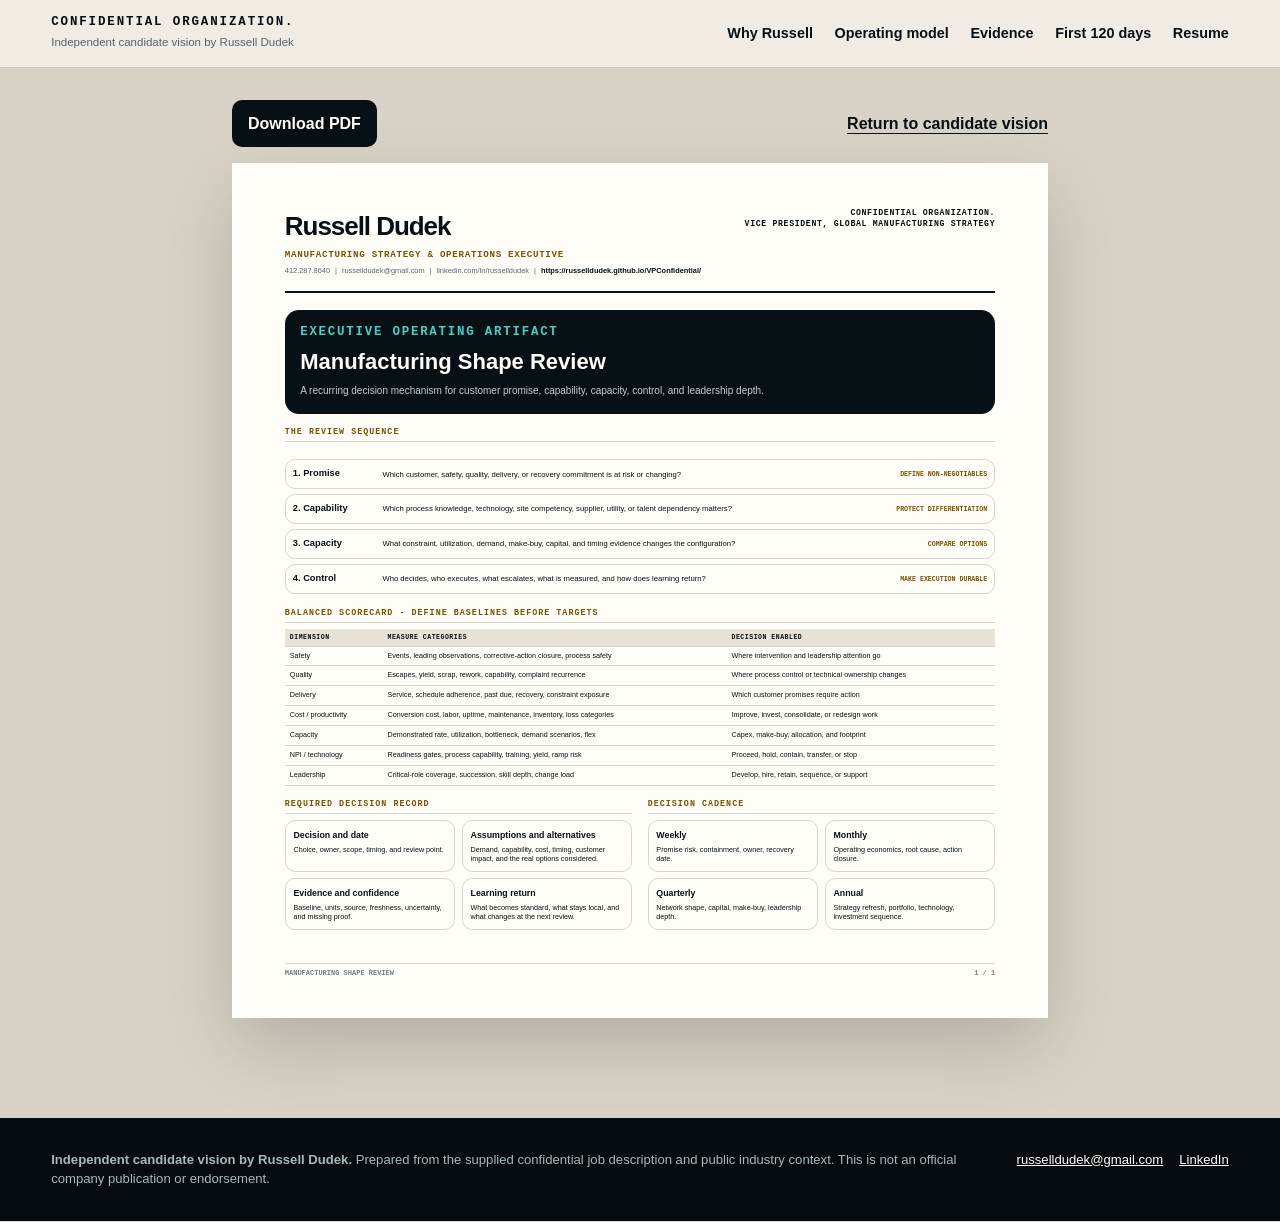
<file: manufacturing-shape-review.html>
<!doctype html><html lang="en"><head><meta charset="utf-8"><meta name="viewport" content="width=device-width,initial-scale=1"><meta name="description" content="Manufacturing Shape Review operating artifact."><title>Manufacturing Shape Review | Russell Dudek</title><link rel="stylesheet" href="brand-tokens.css"><link rel="stylesheet" href="styles.css"></head><body class="document-body shape-review-body"><a class="skip-link" href="#document">Skip to document</a>
<nav class="site-nav" aria-label="Primary navigation">
  <a class="brand-lockup" href="index.html" aria-label="Confidential Organization candidate vision home">
    <span class="brand-overline">CONFIDENTIAL ORGANIZATION.</span>
    <span class="brand-subline">Independent candidate vision by Russell Dudek</span>
  </a>
  <button class="nav-toggle" type="button" aria-expanded="false" aria-controls="nav-links">Menu</button>
  <div id="nav-links" class="nav-links">
    <a href="index.html#fit">Why Russell</a>
    <a href="index.html#model">Operating model</a>
    <a href="index.html#evidence">Evidence</a>
    <a href="index.html#entry">First 120 days</a>
    <a href="resume.html">Resume</a>
  </div>
</nav>
<main id="document" class="document-shell">
<div class="document-actions" aria-label="Document actions"><a class="button" href="docs/manufacturing-shape-review.pdf" download>Download PDF</a><a class="text-link" href="index.html">Return to candidate vision</a></div>
<section class="sheet shape-review-sheet"><header class="doc-header"><div><div class="doc-name">Russell Dudek</div><div class="doc-role">Manufacturing Strategy &amp; Operations Executive</div></div><div class="doc-company">Confidential Organization.<br>Vice President, Global Manufacturing Strategy</div><div class="doc-contact"><a href="tel:+14122878640">412.287.8640</a><span>|</span><a href="mailto:russelldudek@gmail.com">russelldudek@gmail.com</a><span>|</span><a href="https://www.linkedin.com/in/russelldudek">linkedin.com/in/russelldudek</a><span>|</span><a class="vision-url" href="https://russelldudek.github.io/VPConfidential/">https://russelldudek.github.io/VPConfidential/</a></div></header><div>
<div class="artifact-hero"><div class="eyebrow">Executive operating artifact</div><h2>Manufacturing Shape Review</h2><p>A recurring decision mechanism for customer promise, capability, capacity, control, and leadership depth.</p></div>
<section class="doc-section"><div class="doc-section-title">The review sequence</div><div class="shape-review-diagram"><div><strong>1. Promise</strong><p>Which customer, safety, quality, delivery, or recovery commitment is at risk or changing?</p><span>Define non-negotiables</span></div><div><strong>2. Capability</strong><p>Which process knowledge, technology, site competency, supplier, utility, or talent dependency matters?</p><span>Protect differentiation</span></div><div><strong>3. Capacity</strong><p>What constraint, utilization, demand, make-buy, capital, and timing evidence changes the configuration?</p><span>Compare options</span></div><div><strong>4. Control</strong><p>Who decides, who executes, what escalates, what is measured, and how does learning return?</p><span>Make execution durable</span></div></div></section>
<section class="doc-section"><div class="doc-section-title">Balanced scorecard - define baselines before targets</div><table class="phase-table"><thead><tr><th>Dimension</th><th>Measure categories</th><th>Decision enabled</th></tr></thead><tbody><tr><td>Safety</td><td>Events, leading observations, corrective-action closure, process safety</td><td>Where intervention and leadership attention go</td></tr><tr><td>Quality</td><td>Escapes, yield, scrap, rework, capability, complaint recurrence</td><td>Where process control or technical ownership changes</td></tr><tr><td>Delivery</td><td>Service, schedule adherence, past due, recovery, constraint exposure</td><td>Which customer promises require action</td></tr><tr><td>Cost / productivity</td><td>Conversion cost, labor, uptime, maintenance, inventory, loss categories</td><td>Improve, invest, consolidate, or redesign work</td></tr><tr><td>Capacity</td><td>Demonstrated rate, utilization, bottleneck, demand scenarios, flex</td><td>Capex, make-buy, allocation, and footprint</td></tr><tr><td>NPI / technology</td><td>Readiness gates, process capability, training, yield, ramp risk</td><td>Proceed, hold, contain, transfer, or stop</td></tr><tr><td>Leadership</td><td>Critical-role coverage, succession, skill depth, change load</td><td>Develop, hire, retain, sequence, or support</td></tr></tbody></table></section>
<div class="shape-review-bottom"><section class="doc-section"><div class="doc-section-title">Required decision record</div><div class="artifact-grid"><article class="artifact-card"><h3>Decision and date</h3><p>Choice, owner, scope, timing, and review point.</p></article><article class="artifact-card"><h3>Assumptions and alternatives</h3><p>Demand, capability, cost, timing, customer impact, and the real options considered.</p></article><article class="artifact-card"><h3>Evidence and confidence</h3><p>Baseline, units, source, freshness, uncertainty, and missing proof.</p></article><article class="artifact-card"><h3>Learning return</h3><p>What becomes standard, what stays local, and what changes at the next review.</p></article></div></section><section class="doc-section"><div class="doc-section-title">Decision cadence</div><div class="artifact-grid"><article class="artifact-card"><h3>Weekly</h3><p>Promise risk, containment, owner, recovery date.</p></article><article class="artifact-card"><h3>Monthly</h3><p>Operating economics, root cause, action closure.</p></article><article class="artifact-card"><h3>Quarterly</h3><p>Network shape, capital, make-buy, leadership depth.</p></article><article class="artifact-card"><h3>Annual</h3><p>Strategy refresh, portfolio, technology, investment sequence.</p></article></div></section></div>
</div><footer class="doc-footer"><span>MANUFACTURING SHAPE REVIEW</span><span>1 / 1</span></footer></section></main>
<footer class="site-footer">
  <div><strong>Independent candidate vision by Russell Dudek.</strong> Prepared from the supplied confidential job description and public industry context. This is not an official company publication or endorsement.</div>
  <div class="footer-links"><a href="mailto:russelldudek@gmail.com">russelldudek@gmail.com</a><a href="https://www.linkedin.com/in/russelldudek">LinkedIn</a></div>
</footer>
<script src="app.js"></script></body></html>
</file>
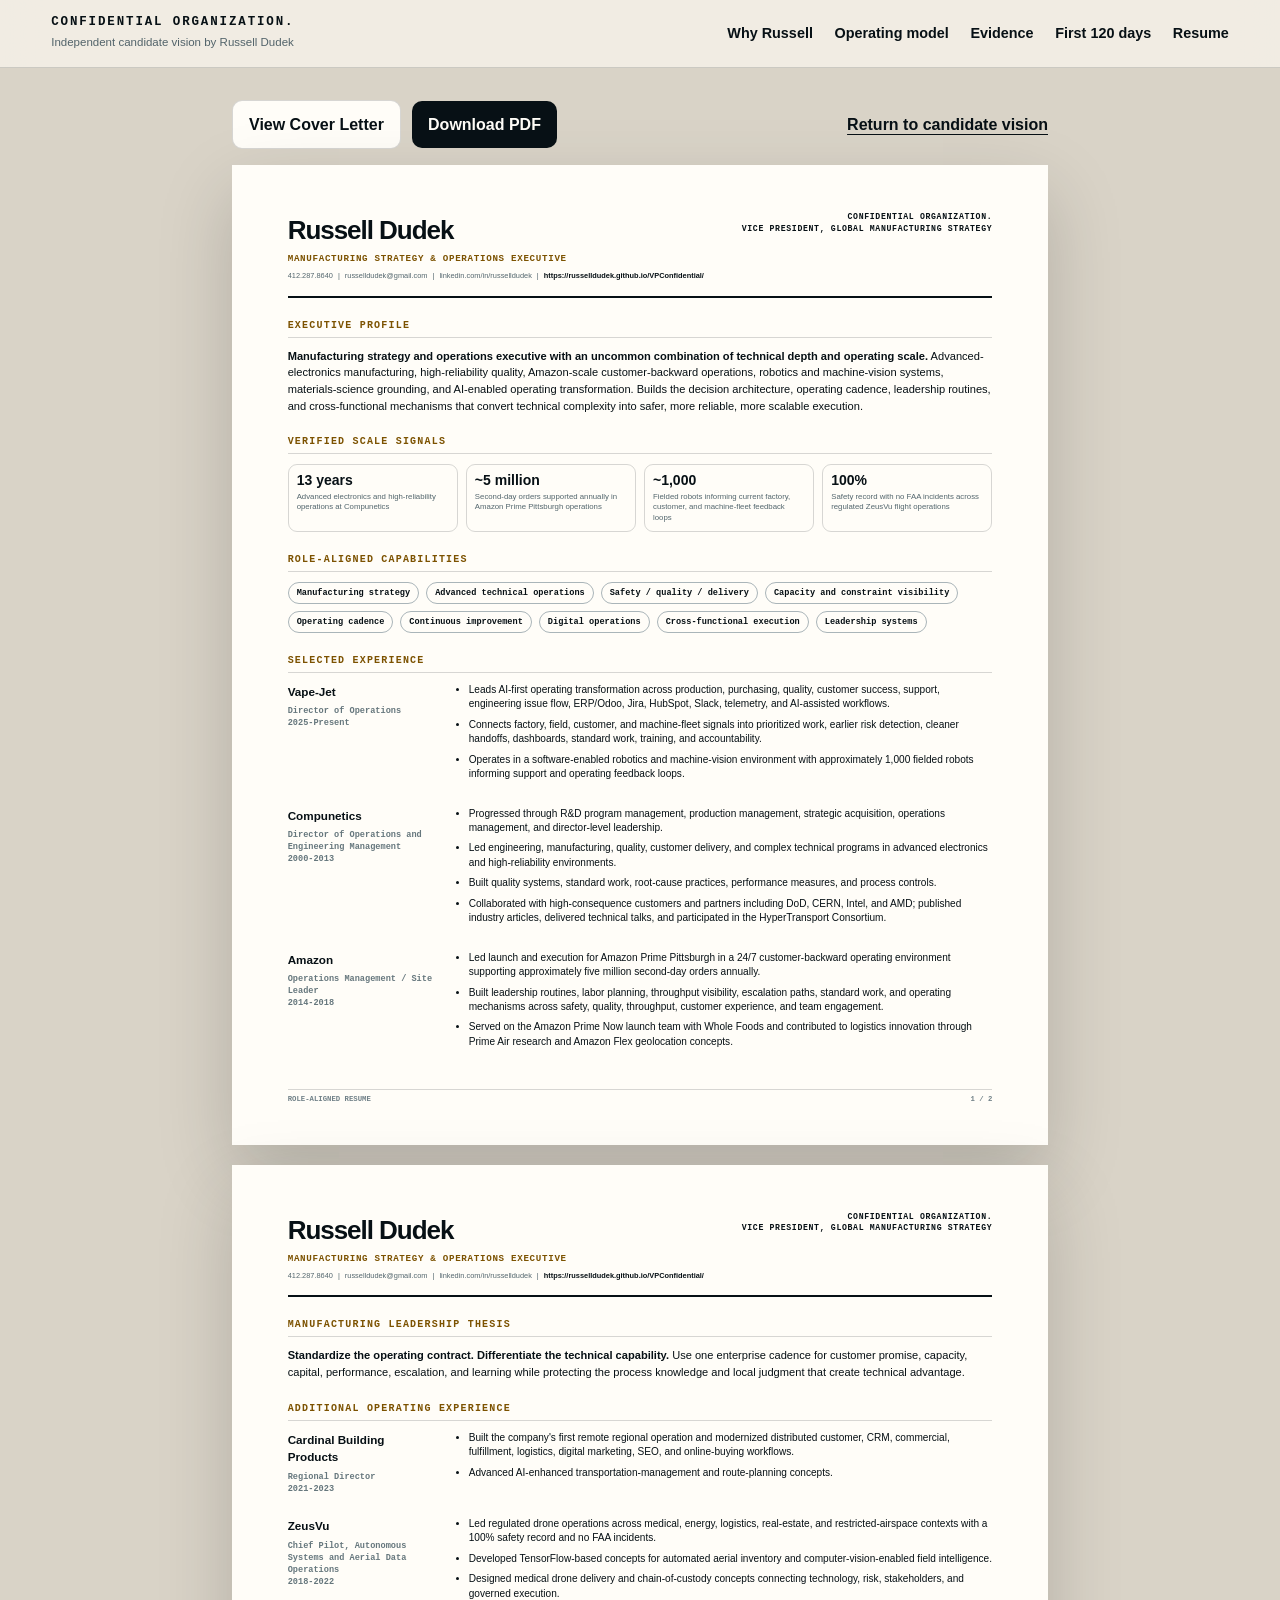
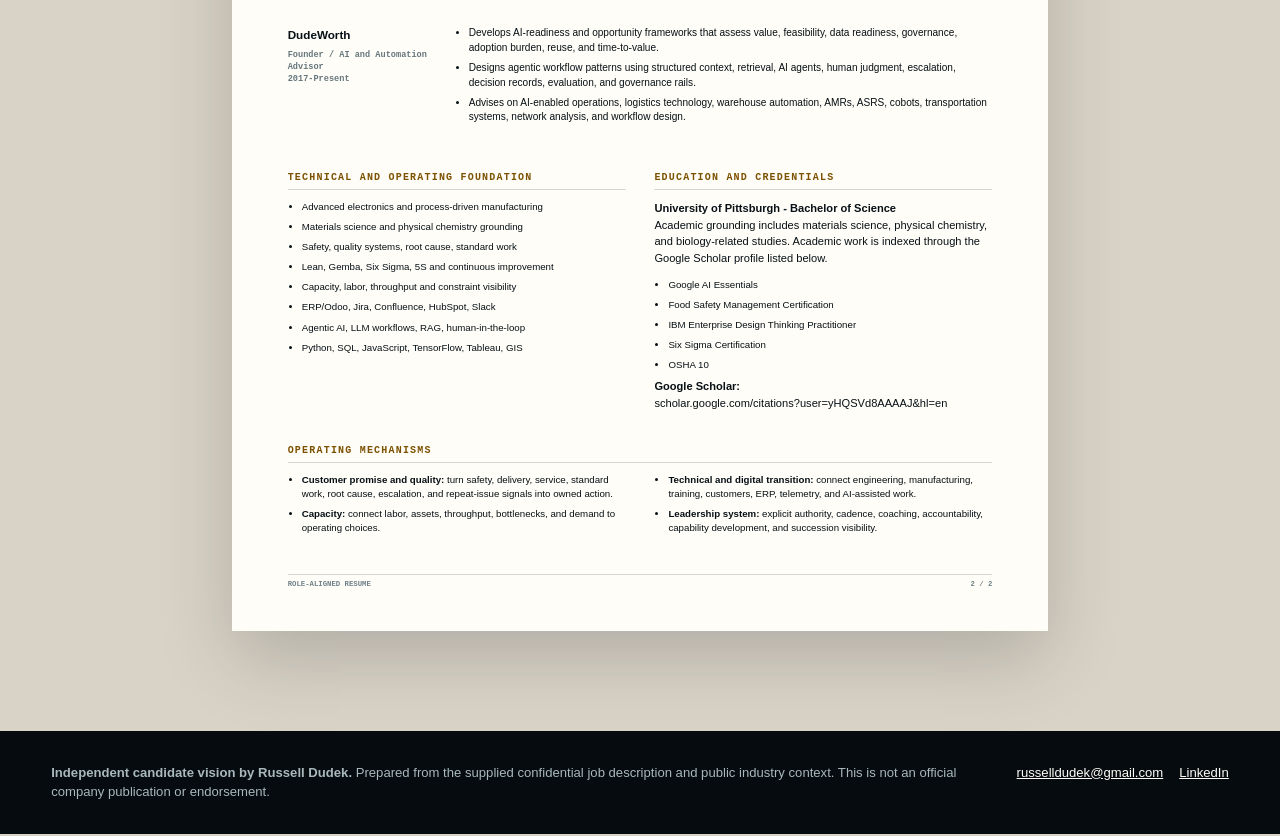
<file: resume.html>
<!DOCTYPE html>
<html lang="en"><head><meta charset="utf-8"/><meta content="width=device-width,initial-scale=1" name="viewport"/><meta content="Two-page role-aligned resume for Vice President, Global Manufacturing Strategy." name="description"/><title>Role-Aligned Resume | Russell Dudek</title><link href="brand-tokens.css" rel="stylesheet"/><link href="styles.css" rel="stylesheet"/></head><body class="document-body resume-body"><a class="skip-link" href="#document">Skip to document</a>
<nav aria-label="Primary navigation" class="site-nav">
<a aria-label="Confidential Organization candidate vision home" class="brand-lockup" href="index.html">
<span class="brand-overline">CONFIDENTIAL ORGANIZATION.</span>
<span class="brand-subline">Independent candidate vision by Russell Dudek</span>
</a>
<button aria-controls="nav-links" aria-expanded="false" class="nav-toggle" type="button">Menu</button>
<div class="nav-links" id="nav-links">
<a href="index.html#fit">Why Russell</a>
<a href="index.html#model">Operating model</a>
<a href="index.html#evidence">Evidence</a>
<a href="index.html#entry">First 120 days</a>
<a href="resume.html">Resume</a>
</div>
</nav>
<main class="document-shell" id="document">
<div aria-label="Document actions" class="document-actions">
<a class="button button-secondary" href="cover-letter.html">View Cover Letter</a>
<a class="button" download="" href="docs/resume.pdf">Download PDF</a>
<a class="text-link" href="index.html">Return to candidate vision</a>
</div>
<section class="sheet"><header class="doc-header"><div><div class="doc-name">Russell Dudek</div><div class="doc-role">Manufacturing Strategy &amp; Operations Executive</div></div><div class="doc-company">Confidential Organization.<br/>Vice President, Global Manufacturing Strategy</div><div class="doc-contact"><a href="tel:+14122878640">412.287.8640</a><span>|</span><a href="mailto:russelldudek@gmail.com">russelldudek@gmail.com</a><span>|</span><a href="https://www.linkedin.com/in/russelldudek">linkedin.com/in/russelldudek</a><span>|</span><a class="vision-url" href="https://russelldudek.github.io/VPConfidential/">https://russelldudek.github.io/VPConfidential/</a></div></header><div>
<section class="doc-section"><div class="doc-section-title">Executive profile</div><p class="doc-summary"><strong>Manufacturing strategy and operations executive with an uncommon combination of technical depth and operating scale.</strong> Advanced-electronics manufacturing, high-reliability quality, Amazon-scale customer-backward operations, robotics and machine-vision systems, materials-science grounding, and AI-enabled operating transformation. Builds the decision architecture, operating cadence, leadership routines, and cross-functional mechanisms that convert technical complexity into safer, more reliable, more scalable execution.</p></section>
<section class="doc-section"><div class="doc-section-title">Verified scale signals</div><div class="proof-metrics"><div><strong>13 years</strong><span>Advanced electronics and high-reliability operations at Compunetics</span></div><div><strong>~5 million</strong><span>Second-day orders supported annually in Amazon Prime Pittsburgh operations</span></div><div><strong>~1,000</strong><span>Fielded robots informing current factory, customer, and machine-fleet feedback loops</span></div><div><strong>100%</strong><span>Safety record with no FAA incidents across regulated ZeusVu flight operations</span></div></div></section>
<section class="doc-section"><div class="doc-section-title">Role-aligned capabilities</div><div class="capability-strip"><span>Manufacturing strategy</span><span>Advanced technical operations</span><span>Safety / quality / delivery</span><span>Capacity and constraint visibility</span><span>Operating cadence</span><span>Continuous improvement</span><span>Digital operations</span><span>Cross-functional execution</span><span>Leadership systems</span></div></section>
<section class="doc-section"><div class="doc-section-title">Selected experience</div>
<div class="experience-item"><div class="experience-meta"><h3>Vape-Jet</h3><p>Director of Operations<br/>2025-Present</p></div><div class="experience-copy"><ul><li>Leads AI-first operating transformation across production, purchasing, quality, customer success, support, engineering issue flow, ERP/Odoo, Jira, HubSpot, Slack, telemetry, and AI-assisted workflows.</li><li>Connects factory, field, customer, and machine-fleet signals into prioritized work, earlier risk detection, cleaner handoffs, dashboards, standard work, training, and accountability.</li><li>Operates in a software-enabled robotics and machine-vision environment with approximately 1,000 fielded robots informing support and operating feedback loops.</li></ul></div></div>
<div class="experience-item"><div class="experience-meta"><h3>Compunetics</h3><p>Director of Operations and Engineering Management<br/>2000-2013</p></div><div class="experience-copy"><ul><li>Progressed through R&amp;D program management, production management, strategic acquisition, operations management, and director-level leadership.</li><li>Led engineering, manufacturing, quality, customer delivery, and complex technical programs in advanced electronics and high-reliability environments.</li><li>Built quality systems, standard work, root-cause practices, performance measures, and process controls.</li><li>Collaborated with high-consequence customers and partners including DoD, CERN, Intel, and AMD; published industry articles, delivered technical talks, and participated in the HyperTransport Consortium.</li></ul></div></div>
<div class="experience-item"><div class="experience-meta"><h3>Amazon</h3><p>Operations Management / Site Leader<br/>2014-2018</p></div><div class="experience-copy"><ul><li>Led launch and execution for Amazon Prime Pittsburgh in a 24/7 customer-backward operating environment supporting approximately five million second-day orders annually.</li><li>Built leadership routines, labor planning, throughput visibility, escalation paths, standard work, and operating mechanisms across safety, quality, throughput, customer experience, and team engagement.</li><li>Served on the Amazon Prime Now launch team with Whole Foods and contributed to logistics innovation through Prime Air research and Amazon Flex geolocation concepts.</li></ul></div></div></section>
</div><footer class="doc-footer"><span>ROLE-ALIGNED RESUME</span><span>1 / 2</span></footer></section><section class="sheet"><header class="doc-header"><div><div class="doc-name">Russell Dudek</div><div class="doc-role">Manufacturing Strategy &amp; Operations Executive</div></div><div class="doc-company">Confidential Organization.<br/>Vice President, Global Manufacturing Strategy</div><div class="doc-contact"><a href="tel:+14122878640">412.287.8640</a><span>|</span><a href="mailto:russelldudek@gmail.com">russelldudek@gmail.com</a><span>|</span><a href="https://www.linkedin.com/in/russelldudek">linkedin.com/in/russelldudek</a><span>|</span><a class="vision-url" href="https://russelldudek.github.io/VPConfidential/">https://russelldudek.github.io/VPConfidential/</a></div></header><div>
<section class="doc-section"><div class="doc-section-title">Manufacturing leadership thesis</div><p class="doc-summary"><strong>Standardize the operating contract. Differentiate the technical capability.</strong> Use one enterprise cadence for customer promise, capacity, capital, performance, escalation, and learning while protecting the process knowledge and local judgment that create technical advantage.</p></section>
<section class="doc-section"><div class="doc-section-title">Additional operating experience</div>
<div class="experience-item"><div class="experience-meta"><h3>Cardinal Building Products</h3><p>Regional Director<br/>2021-2023</p></div><div class="experience-copy"><ul><li>Built the company's first remote regional operation and modernized distributed customer, CRM, commercial, fulfillment, logistics, digital marketing, SEO, and online-buying workflows.</li><li>Advanced AI-enhanced transportation-management and route-planning concepts.</li></ul></div></div>
<div class="experience-item"><div class="experience-meta"><h3>ZeusVu</h3><p>Chief Pilot, Autonomous Systems and Aerial Data Operations<br/>2018-2022</p></div><div class="experience-copy"><ul><li>Led regulated drone operations across medical, energy, logistics, real-estate, and restricted-airspace contexts with a 100% safety record and no FAA incidents.</li><li>Developed TensorFlow-based concepts for automated aerial inventory and computer-vision-enabled field intelligence.</li><li>Designed medical drone delivery and chain-of-custody concepts connecting technology, risk, stakeholders, and governed execution.</li></ul></div></div>
<div class="experience-item"><div class="experience-meta"><h3>DudeWorth</h3><p>Founder / AI and Automation Advisor<br/>2017-Present</p></div><div class="experience-copy"><ul><li>Develops AI-readiness and opportunity frameworks that assess value, feasibility, data readiness, governance, adoption burden, reuse, and time-to-value.</li><li>Designs agentic workflow patterns using structured context, retrieval, AI agents, human judgment, escalation, decision records, evaluation, and governance rails.</li><li>Advises on AI-enabled operations, logistics technology, warehouse automation, AMRs, ASRS, cobots, transportation systems, network analysis, and workflow design.</li></ul></div></div></section>
<section class="doc-two-col">
<div><section class="doc-section"><div class="doc-section-title">Technical and operating foundation</div><ul class="doc-compact-list"><li>Advanced electronics and process-driven manufacturing</li><li>Materials science and physical chemistry grounding</li><li>Safety, quality systems, root cause, standard work</li><li>Lean, Gemba, Six Sigma, 5S and continuous improvement</li><li>Capacity, labor, throughput and constraint visibility</li><li>ERP/Odoo, Jira, Confluence, HubSpot, Slack</li><li>Agentic AI, LLM workflows, RAG, human-in-the-loop</li><li>Python, SQL, JavaScript, TensorFlow, Tableau, GIS</li></ul></section></div>
<div><section class="doc-section"><div class="doc-section-title">Education and credentials</div><p class="doc-summary"><strong>University of Pittsburgh - Bachelor of Science</strong><br/>Academic grounding includes materials science, physical chemistry, and biology-related studies. Academic work is indexed through the Google Scholar profile listed below.</p><ul class="doc-compact-list"><li>Google AI Essentials</li><li>Food Safety Management Certification</li><li>IBM Enterprise Design Thinking Practitioner</li><li>Six Sigma Certification</li><li>OSHA 10</li></ul><p class="doc-summary"><strong>Google Scholar:</strong><br/>scholar.google.com/citations?user=yHQSVd8AAAAJ&amp;hl=en</p></section></div>
</section>
<section class="doc-section"><div class="doc-section-title">Operating mechanisms</div><div class="doc-two-col"><ul class="doc-compact-list"><li><strong>Customer promise and quality:</strong> turn safety, delivery, service, standard work, root cause, escalation, and repeat-issue signals into owned action.</li><li><strong>Capacity:</strong> connect labor, assets, throughput, bottlenecks, and demand to operating choices.</li></ul><ul class="doc-compact-list"><li><strong>Technical and digital transition:</strong> connect engineering, manufacturing, training, customers, ERP, telemetry, and AI-assisted work.</li><li><strong>Leadership system:</strong> explicit authority, cadence, coaching, accountability, capability development, and succession visibility.</li></ul></div></section>
</div><footer class="doc-footer"><span>ROLE-ALIGNED RESUME</span><span>2 / 2</span></footer></section></main>
<footer class="site-footer">
<div><strong>Independent candidate vision by Russell Dudek.</strong> Prepared from the supplied confidential job description and public industry context. This is not an official company publication or endorsement.</div>
<div class="footer-links"><a href="mailto:russelldudek@gmail.com">russelldudek@gmail.com</a><a href="https://www.linkedin.com/in/russelldudek">LinkedIn</a></div>
</footer>
<script src="app.js"></script></body></html>
</file>
<file: brand-tokens.css>
:root {
  /* Confidential-employer exception: no official brand assets or colors were supplied or publicly identifiable. */
  --ink-950: #071015;
  --ink-900: #0b171d;
  --ink-800: #14252d;
  --ink-700: #213942;
  --paper: #f3efe6;
  --paper-2: #e8e1d5;
  --white: #fffdf8;
  --signal-amber: #ffb000;
  --signal-teal: #45d0c7;
  --signal-coral: #f06c5b;
  --signal-blue: #68a9ff;
  --muted: #92a3aa;
  --line: rgba(7, 16, 21, .16);
  --line-dark: rgba(255,255,255,.14);
  --shadow: 0 28px 70px rgba(2, 9, 12, .18);
  --radius-lg: 30px;
  --radius-md: 18px;
  --font-sans: "Aptos", "Segoe UI", "Helvetica Neue", Arial, sans-serif;
  --font-mono: "IBM Plex Mono", "SFMono-Regular", Consolas, monospace;
}
</file>
<file: styles.css>
*{box-sizing:border-box}html{scroll-behavior:smooth}body{margin:0;background:var(--paper);color:var(--ink-950);font-family:var(--font-sans);line-height:1.5}a{color:inherit}.skip-link{position:absolute;left:-9999px;top:1rem;background:var(--white);padding:.75rem 1rem;z-index:99}.skip-link:focus{left:1rem}.site-nav{position:sticky;top:0;z-index:50;display:flex;align-items:center;justify-content:space-between;padding:1rem clamp(1rem,4vw,4rem);background:rgba(243,239,230,.9);backdrop-filter:blur(18px);border-bottom:1px solid var(--line)}.brand-lockup{text-decoration:none;display:flex;flex-direction:column}.brand-overline{font:700 .78rem/1 var(--font-mono);letter-spacing:.15em}.brand-subline{font-size:.72rem;color:#52636a;margin-top:.35rem}.nav-links{display:flex;gap:1.35rem;align-items:center}.nav-links a{text-decoration:none;font-size:.9rem;font-weight:650}.nav-links a:hover,.nav-links a:focus-visible{color:#8a5700}.nav-toggle{display:none;border:1px solid var(--line);background:transparent;padding:.65rem .8rem;border-radius:10px}.hero{min-height:calc(100vh - 75px);background:var(--ink-950);color:var(--white);padding:clamp(3rem,7vw,7rem) clamp(1rem,4vw,4rem);display:grid;grid-template-columns:minmax(280px,.72fr) minmax(620px,1.28fr);gap:clamp(2rem,5vw,5rem);align-items:center;overflow:hidden;position:relative}.hero:before{content:"";position:absolute;inset:auto auto -220px -150px;width:520px;height:520px;border:1px solid rgba(69,208,199,.18);border-radius:50%;box-shadow:0 0 0 70px rgba(69,208,199,.035),0 0 0 140px rgba(69,208,199,.02)}.hero-copy{position:relative;z-index:2}.eyebrow,.kicker{font:700 .78rem/1.2 var(--font-mono);text-transform:uppercase;letter-spacing:.14em;color:#8a5700}.hero .eyebrow,.hero .kicker{color:var(--signal-teal)}h1,h2,h3,p{margin-top:0}.hero h1{font-size:clamp(3.8rem,7vw,7.7rem);line-height:.84;letter-spacing:-.065em;margin:.8rem 0 2rem;max-width:680px}.hero h1 span{color:var(--signal-amber)}.hero-lead{font-size:clamp(1.04rem,1.5vw,1.25rem);color:#c2ced2;max-width:670px}.thesis-stamp{margin-top:2.5rem;padding:1.1rem 0 0;border-top:1px solid var(--line-dark);display:grid;grid-template-columns:110px 1fr;gap:1rem}.thesis-stamp span{font:700 .72rem var(--font-mono);color:var(--signal-amber);text-transform:uppercase;letter-spacing:.12em}.thesis-stamp strong{font-size:1.05rem}.shape-lab{background:#0e1d24;border:1px solid rgba(255,255,255,.13);border-radius:var(--radius-lg);padding:1.25rem;box-shadow:0 50px 120px rgba(0,0,0,.35);position:relative}.lab-header{display:flex;justify-content:space-between;gap:1rem;align-items:flex-start;padding:.35rem .4rem 1rem}.lab-header h2{font-size:1.5rem;margin:.25rem 0 0}.scenario-label{font:600 .68rem var(--font-mono);color:#8da0a8;border:1px solid var(--line-dark);padding:.45rem .6rem;border-radius:999px}.scenario-controls{display:flex;gap:.5rem;flex-wrap:wrap;padding:0 .4rem 1rem}.scenario-button{border:1px solid var(--line-dark);background:#142831;color:#d7e2e5;padding:.65rem .8rem;border-radius:999px;font-weight:650;cursor:pointer}.scenario-button.active,.scenario-button:focus-visible{background:var(--signal-amber);border-color:var(--signal-amber);color:var(--ink-950);outline:none}.shape-canvas-wrap{display:grid;grid-template-columns:minmax(0,1fr) 250px;gap:1rem}.shape-canvas{width:100%;height:auto;background:#09151b;border-radius:20px;border:1px solid rgba(255,255,255,.08)}.envelope{fill:none;stroke:#45d0c7;stroke-width:2;stroke-dasharray:8 9;opacity:.62}.promise-band rect{fill:#15313a;stroke:#45d0c7;stroke-width:1}.promise-band text{fill:#45d0c7;font:700 14px var(--font-mono);letter-spacing:1.8px}.promise-band .promise-copy{fill:#d8e5e8;font:500 13px var(--font-sans);letter-spacing:0}.axis-labels text{fill:#76909a;font:700 11px var(--font-mono);letter-spacing:1.8px}.site{transition:transform .78s cubic-bezier(.2,.8,.2,1),opacity .45s ease;transform-box:view-box;transform-origin:0 0}.site rect{fill:#162d36;stroke:#42606b;stroke-width:1.4;transition:fill .4s,stroke .4s}.site text{pointer-events:none}.site-code{fill:#ffb000;font:700 15px var(--font-mono)}.site-label{fill:#dfe8ea;font:600 12px var(--font-sans)}.site circle{fill:#45d0c7}.site.hot rect{fill:#3a2b10;stroke:#ffb000}.site.hot circle{fill:#ffb000}.site.risk rect{fill:#3a1e1b;stroke:#f06c5b}.site.risk circle{fill:#f06c5b}.site.flex rect{fill:#102f2d;stroke:#45d0c7}.site.dim{opacity:.38}.invariant-rail line{stroke:#ffb000;stroke-width:3}.invariant-rail text{fill:#ffb000;font-family:var(--font-mono);letter-spacing:1px}.invariant-rail .rail-title{font-size:11px;font-weight:800}.invariant-rail .rail-copy{font-size:9px;font-weight:700;letter-spacing:.7px}.shape-readout{background:#102129;border:1px solid rgba(255,255,255,.09);border-radius:18px;padding:1rem}.readout-state{padding-bottom:1rem;border-bottom:1px solid var(--line-dark)}.readout-state span{display:block;font:700 .65rem var(--font-mono);text-transform:uppercase;letter-spacing:.12em;color:#8da0a8}.readout-state strong{display:block;font-size:1.15rem;color:var(--signal-amber);margin-top:.35rem}.shape-readout dl{margin:0}.shape-readout dl div{padding:.85rem 0;border-bottom:1px solid rgba(255,255,255,.08)}.shape-readout dt{font:700 .68rem var(--font-mono);color:var(--signal-teal);text-transform:uppercase;letter-spacing:.08em}.shape-readout dd{margin:.35rem 0 0;color:#c7d3d6;font-size:.86rem}.section-pad{padding:clamp(4rem,8vw,8rem) clamp(1rem,7vw,8rem)}.fit-band{display:grid;grid-template-columns:90px minmax(0,1.35fr) minmax(260px,.65fr);gap:2rem;align-items:start;padding:clamp(3rem,6vw,6rem) clamp(1rem,7vw,8rem);background:var(--signal-amber)}.section-number{font:700 1rem var(--font-mono);padding-top:.5rem}.fit-band .eyebrow{color:#593800}.fit-band h2{font-size:clamp(2.1rem,4vw,4rem);line-height:1.03;letter-spacing:-.045em;margin:0}.fit-note{font-size:1.1rem;border-left:2px solid rgba(7,16,21,.45);padding-left:1.2rem}.section-intro{display:grid;grid-template-columns:minmax(260px,.7fr) minmax(0,1.3fr);gap:3rem;align-items:end;margin-bottom:3rem}.section-intro h2,.model-heading h2,.scorecard-copy h2,.entry-title h2,.document-suite h2{font-size:clamp(2.6rem,5vw,5.2rem);line-height:.96;letter-spacing:-.055em;margin:.5rem 0}.section-intro p:last-child{font-size:1.08rem;color:#52636a}.tension-field{background:var(--white)}.tension-lines{border-top:1px solid var(--line)}.tension-lines div{display:grid;grid-template-columns:1fr minmax(110px,.55fr) 1fr;align-items:center;gap:1.3rem;padding:1.4rem 0;border-bottom:1px solid var(--line);font-size:clamp(1.15rem,2vw,1.8rem);font-weight:700}.tension-lines span:last-child{text-align:right}.tension-lines i{height:2px;background:linear-gradient(90deg,var(--signal-amber),var(--signal-teal));position:relative}.tension-lines i:after{content:"";position:absolute;left:50%;top:50%;width:12px;height:12px;border-radius:50%;background:var(--ink-950);transform:translate(-50%,-50%)}.model-section{background:var(--ink-900);color:var(--white)}.model-heading{max-width:1000px;margin-bottom:3rem}.model-heading .eyebrow{color:var(--signal-teal)}.model-heading p:last-child{color:#adbdc2;max-width:700px;font-size:1.1rem}.contract-layers{display:grid;gap:.65rem}.contract-layers article{display:grid;grid-template-columns:70px 1fr 210px;gap:1.4rem;align-items:center;padding:1.6rem;border:1px solid var(--line-dark);border-radius:16px;background:#102129}.contract-layers article>span{font:700 1.1rem var(--font-mono);color:var(--signal-amber)}.contract-layers h3{font-size:1.55rem;margin:0 0 .2rem}.contract-layers p{margin:0;color:#bdcbcf}.contract-layers b{font:700 .72rem var(--font-mono);color:var(--signal-teal);text-transform:uppercase;letter-spacing:.09em;text-align:right}.decision-architecture{background:var(--paper)}.decision-table{border-top:2px solid var(--ink-950)}.decision-row{display:grid;grid-template-columns:.8fr 1.1fr 1.1fr 1.1fr;border-bottom:1px solid var(--line)}.decision-row>div{padding:1.2rem;border-right:1px solid var(--line)}.decision-row>div:last-child{border-right:0}.decision-row.head{font:700 .7rem var(--font-mono);text-transform:uppercase;letter-spacing:.1em;background:var(--paper-2)}.scorecard-section{background:var(--signal-teal);display:grid;grid-template-columns:minmax(280px,.8fr) minmax(0,1.2fr);gap:4rem}.scorecard-copy .eyebrow{color:#155f5a}.scorecard-copy p:last-child{max-width:600px}.cadence-plates{display:grid;grid-template-columns:repeat(3,1fr);gap:1rem;align-items:end}.cadence-plates article{background:var(--ink-950);color:var(--white);padding:1.5rem;border-radius:18px;min-height:280px}.cadence-plates article:nth-child(2){min-height:340px}.cadence-plates article:nth-child(3){min-height:400px}.cadence-plates span{font:700 .72rem var(--font-mono);color:var(--signal-amber);text-transform:uppercase;letter-spacing:.12em}.cadence-plates h3{font-size:1.8rem;margin:1.4rem 0 .8rem}.cadence-plates p{color:#bdcbcf}.evidence-section{background:var(--white)}.evidence-trace{border-left:2px solid var(--ink-950);margin-left:110px}.evidence-trace article{display:grid;grid-template-columns:120px minmax(0,1fr) 230px;gap:2rem;padding:0 0 3.2rem 2rem;position:relative}.evidence-trace article:before{content:"";position:absolute;left:-9px;top:5px;width:16px;height:16px;border-radius:50%;background:var(--signal-amber);border:3px solid var(--white)}.evidence-year{margin-left:-160px;font:700 .74rem var(--font-mono);text-transform:uppercase;letter-spacing:.08em}.evidence-trace h3{font-size:1.45rem}.evidence-trace p{color:#53666d}.evidence-trace article>span{font:700 .7rem var(--font-mono);color:#8a5700;text-transform:uppercase;letter-spacing:.09em}.entry-section{background:var(--paper-2)}.entry-title{max-width:960px;margin-bottom:3rem}.entry-phases{display:grid;grid-template-columns:repeat(4,1fr);gap:1rem}.entry-phases article{background:var(--white);border-top:5px solid var(--ink-950);padding:1.5rem;min-height:320px}.entry-phases article:nth-child(2){border-color:var(--signal-teal)}.entry-phases article:nth-child(3){border-color:var(--signal-amber)}.entry-phases article:nth-child(4){border-color:var(--signal-coral)}.entry-phases span{font:700 .72rem var(--font-mono);color:#6e7d83;text-transform:uppercase;letter-spacing:.1em}.entry-phases h3{font-size:1.5rem;margin:2rem 0 .8rem}.fit-case-section{background:var(--ink-950);color:var(--white);display:grid;grid-template-columns:1fr 1fr;gap:5rem}.fit-case-question span{font:700 .72rem var(--font-mono);color:var(--signal-amber);text-transform:uppercase;letter-spacing:.12em}.fit-case-question h2{font-size:clamp(2.35rem,3.8vw,4.35rem);line-height:1.02;letter-spacing:-.05em;margin:1rem 0}.fit-case-answer{border-left:1px solid var(--line-dark);padding-left:2rem;color:#cad6d9;font-size:1.08rem}.fit-case-answer strong{color:#fff}.fit-case-answer .text-link{display:inline-block;margin-top:.6rem}.text-link{font-weight:800;text-underline-offset:4px}.text-link.light{color:var(--signal-teal)}.questions-section{background:var(--paper)}.question-list{list-style:none;padding:0;margin:0;border-top:1px solid var(--line)}.question-list li{display:grid;grid-template-columns:70px 1fr;gap:1.4rem;padding:1.5rem 0;border-bottom:1px solid var(--line);font-size:clamp(1.1rem,2vw,1.65rem);font-weight:650}.question-list span{font:700 .75rem var(--font-mono);color:#8a5700}.document-suite{background:var(--white)}.document-grid{display:grid;grid-template-columns:repeat(5,1fr);gap:1rem;margin-top:3rem}.document-grid a{text-decoration:none;background:var(--paper);padding:1.4rem;min-height:240px;border:1px solid transparent;transition:transform .2s,border-color .2s}.document-grid a:hover,.document-grid a:focus-visible{transform:translateY(-5px);border-color:var(--ink-950);outline:none}.document-grid span{font:700 .72rem var(--font-mono);color:#8a5700}.document-grid h3{margin:3rem 0 .5rem;font-size:1.25rem}.document-grid p{color:#5e6e74}.site-footer{background:#050b0e;color:#a8b8bd;padding:2rem clamp(1rem,4vw,4rem);display:flex;justify-content:space-between;gap:2rem;font-size:.82rem}.footer-links{display:flex;gap:1rem}.footer-links a{color:var(--white)}
/* Documents */
.document-body{background:#d9d3c7}.document-shell{padding:2rem 1rem 5rem}.document-actions{max-width:8.5in;margin:0 auto 1rem;display:flex;gap:.7rem;align-items:center;flex-wrap:wrap}.button{display:inline-flex;align-items:center;justify-content:center;text-decoration:none;background:var(--ink-950);color:var(--white);padding:.72rem 1rem;border-radius:10px;font-weight:750}.button-secondary{background:var(--white);color:var(--ink-950);border:1px solid var(--line)}.document-actions .text-link{margin-left:auto}.sheet{width:8.5in;min-height:auto;margin:0 auto 1.25rem;background:var(--white);box-shadow:var(--shadow);padding:.45in .55in .42in;position:relative;overflow:visible}.sheet+.sheet{margin-top:1.25rem}.doc-header{display:flex;flex-wrap:wrap;align-items:flex-start;justify-content:space-between;column-gap:.22in;row-gap:6px;padding-bottom:.15in;border-bottom:2px solid var(--ink-950)}.doc-header>div:first-child{flex:1 1 4.5in;min-width:0}.doc-name{font-size:26px;font-weight:850;letter-spacing:-.04em}.doc-role{font:700 9.2px var(--font-mono);text-transform:uppercase;letter-spacing:.075em;color:#7c5200;margin-top:3px;max-width:4.35in;line-height:1.28}.doc-company{flex:0 0 2.45in;text-align:right;font:700 8.2px/1.35 var(--font-mono);text-transform:uppercase;letter-spacing:.08em;white-space:nowrap}.doc-contact{flex:0 0 100%;width:100%;font-size:7.4px;line-height:1.35;color:#53666d;white-space:nowrap;overflow:visible}.doc-contact a{text-decoration:none;display:inline}.doc-contact span{display:inline;margin:0 5px}.doc-contact .vision-url{font-weight:700;color:var(--ink-950)}.doc-section{margin-top:.17in}.doc-section-title{font:800 9px var(--font-mono);text-transform:uppercase;letter-spacing:.12em;color:#7c5200;border-bottom:1px solid var(--line);padding-bottom:4px;margin-bottom:7px}.doc-summary{font-size:9.6px;line-height:1.38}.capability-strip{display:flex;flex-wrap:wrap;gap:5px}.capability-strip span{font:700 7.6px var(--font-mono);border:1px solid #aab5b9;border-radius:999px;padding:4px 6px}.experience-item{display:grid;grid-template-columns:1.45in 1fr;gap:.18in;margin-bottom:.14in}.experience-meta h3{font-size:10px;margin:0}.experience-meta p{font:700 7.5px var(--font-mono);color:#66777d;margin:3px 0}.experience-copy ul{margin:0;padding-left:14px}.experience-copy li{font-size:8.35px;line-height:1.28;margin-bottom:3px}.doc-two-col{display:grid;grid-template-columns:1fr 1fr;gap:.25in}.doc-compact-list{margin:0;padding-left:14px}.doc-compact-list li{font-size:8.2px;line-height:1.3;margin-bottom:3px}.doc-footer{position:static;margin-top:.35in;border-top:1px solid var(--line);padding-top:5px;display:flex;justify-content:space-between;font:700 7px var(--font-mono);color:#708087}.letter-body{font-size:11.2px;line-height:1.54}.letter-body p{margin-bottom:13px}.signature{margin-top:18px}.signature strong{font-size:14px}.artifact-title{font-size:32px;line-height:1;letter-spacing:-.04em;margin:.18in 0}.artifact-subtitle{font-size:11px;color:#53666d;max-width:6.8in}.artifact-hero{padding:.25in;background:var(--ink-950);color:var(--white);border-radius:14px;margin-top:.18in}.artifact-hero .eyebrow{color:var(--signal-teal)}.artifact-hero h2{font-size:24px;margin:5px 0}.artifact-hero p{font-size:10px;color:#c3d0d4;margin:0}.artifact-grid{display:grid;grid-template-columns:repeat(2,1fr);gap:.13in}.artifact-card{border:1px solid var(--line);padding:.14in;border-radius:10px;break-inside:avoid}.artifact-card h3{font-size:11px;margin:0 0 5px}.artifact-card p,.artifact-card li{font-size:8.7px;line-height:1.35}.artifact-card ul{padding-left:14px;margin:0}.phase-table{width:100%;border-collapse:collapse}.phase-table th,.phase-table td{border-bottom:1px solid var(--line);padding:7px;vertical-align:top;text-align:left}.phase-table th{font:800 7px var(--font-mono);text-transform:uppercase;letter-spacing:.08em;background:var(--paper-2)}.phase-table td{font-size:8.4px;line-height:1.3}.shape-review-diagram{display:grid;grid-template-rows:repeat(4,auto);gap:7px;margin-top:.18in}.shape-review-diagram div{display:grid;grid-template-columns:.9in 1fr 1.3in;gap:10px;align-items:center;padding:9px;border:1px solid var(--line);border-radius:10px}.shape-review-diagram strong{font-size:10px}.shape-review-diagram p{font-size:8.4px;margin:0}.shape-review-diagram span{font:700 7px var(--font-mono);text-transform:uppercase;color:#7c5200;text-align:right}
@media(max-width:1150px){.hero{grid-template-columns:1fr;padding-top:4rem}.shape-canvas-wrap{grid-template-columns:1fr}.shape-readout{display:grid;grid-template-columns:180px 1fr;gap:1rem}.shape-readout dl{display:grid;grid-template-columns:repeat(2,1fr);gap:0 1rem}.document-grid{grid-template-columns:repeat(3,1fr)}}

.resume-body .sheet{padding:.48in .58in .44in}
.resume-body .doc-section{margin-top:.23in}
.resume-body .doc-section-title{font-size:10px;padding-bottom:6px;margin-bottom:10px}
.resume-body .doc-summary{font-size:11.1px;line-height:1.5}
.resume-body .capability-strip{gap:7px}
.resume-body .capability-strip span{font-size:8.6px;padding:5px 8px}
.resume-body .experience-item{grid-template-columns:1.52in 1fr;gap:.22in;margin-bottom:.2in}
.resume-body .experience-meta h3{font-size:11.7px}
.resume-body .experience-meta p{font-size:8.6px;line-height:1.4;margin-top:5px}
.resume-body .experience-copy li{font-size:10.1px;line-height:1.43;margin-bottom:6px}
.resume-body .doc-two-col{gap:.3in}
.resume-body .doc-compact-list li{font-size:9.7px;line-height:1.45;margin-bottom:6px}
.resume-body .doc-footer{font-size:7.3px}

.resume-body .proof-metrics{display:flex;gap:8px}
.resume-body .proof-metrics>div{flex:1 1 0;border:1px solid var(--line);border-radius:9px;padding:8px;min-width:0}
.resume-body .proof-metrics strong{display:block;font-size:14px;line-height:1;color:var(--ink-950)}
.resume-body .proof-metrics span{display:block;margin-top:5px;font-size:7.8px;line-height:1.3;color:#53666d}

.fit-brief-sheet .artifact-hero{padding:.2in}
.fit-brief-sheet .artifact-hero h2{font-size:28px}
.fit-dimensions{gap:.1in}
.fit-dimensions .artifact-card{padding:.11in}
.fit-dimensions .artifact-card h3{font-size:10.5px}
.fit-dimensions .artifact-card p{font-size:8.3px;line-height:1.3;margin:0}
.fit-pressure-grid{display:grid;grid-template-columns:1fr 1fr;gap:.1in}
.fit-pressure-grid>div{border-left:3px solid var(--signal-amber);padding:7px 9px;background:var(--paper-2);break-inside:avoid}
.fit-pressure-grid strong{display:block;font-size:9.2px}
.fit-pressure-grid span{display:block;font-size:7.9px;line-height:1.3;margin-top:3px;color:#53666d}
.fit-question-section{display:grid;grid-template-columns:1fr 1fr;gap:.2in;align-items:start}
.fit-conclusion{background:var(--ink-950);color:var(--white);padding:.16in;border-radius:10px}
.fit-conclusion span{font:700 7px var(--font-mono);color:var(--signal-amber);text-transform:uppercase;letter-spacing:.1em}
.fit-conclusion p{font-size:8.7px;line-height:1.35;margin:6px 0 0;color:#d7e2e5}
.fit-conclusion strong{color:var(--white)}

.shape-review-body .doc-section{margin-top:.24in}
.shape-review-body .doc-section-title{font-size:9.8px;margin-bottom:9px}
.shape-review-body .shape-review-diagram{gap:10px}
.shape-review-body .shape-review-diagram div{grid-template-columns:1.1in 1fr 1.65in;gap:12px;padding:13px}
.shape-review-body .shape-review-diagram strong{font-size:11.3px}
.shape-review-body .shape-review-diagram p{font-size:9.5px;line-height:1.38}
.shape-review-body .shape-review-diagram span{font-size:7.8px}
.shape-review-body .artifact-card{padding:.17in}
.shape-review-body .artifact-card h3{font-size:11.7px}
.shape-review-body .artifact-card p{font-size:9.4px;line-height:1.4}
.shape-review-body .phase-table th{font-size:7.8px;padding:9px}
.shape-review-body .phase-table td{font-size:9px;line-height:1.38;padding:9px}

.shape-review-sheet .artifact-hero{padding:.16in}
.shape-review-sheet .artifact-hero h2{font-size:22px}
.shape-review-sheet .doc-section{margin-top:.14in}
.shape-review-sheet .doc-section-title{font-size:8.4px;margin-bottom:6px}
.shape-review-sheet .shape-review-diagram{gap:5px}
.shape-review-sheet .shape-review-diagram div{grid-template-columns:.85in 1fr 1.35in;gap:8px;padding:7px}
.shape-review-sheet .shape-review-diagram strong{font-size:9.3px}
.shape-review-sheet .shape-review-diagram p{font-size:7.7px;line-height:1.25}
.shape-review-sheet .shape-review-diagram span{font-size:6.6px}
.shape-review-sheet .phase-table th{font-size:6.5px;padding:5px}
.shape-review-sheet .phase-table td{font-size:7.2px;line-height:1.23;padding:5px}
.shape-review-bottom{display:grid;grid-template-columns:1fr 1fr;gap:.16in}
.shape-review-sheet .artifact-grid{gap:.07in}
.shape-review-sheet .artifact-card{padding:.08in}
.shape-review-sheet .artifact-card h3{font-size:8.8px;margin-bottom:3px}
.shape-review-sheet .artifact-card p{font-size:7.2px;line-height:1.25;margin:0}
@media(max-width:800px){.nav-toggle{display:block}.nav-links{display:none;position:absolute;top:100%;left:0;right:0;background:var(--paper);padding:1rem;flex-direction:column;align-items:flex-start;border-bottom:1px solid var(--line)}.nav-links.open{display:flex}.hero{padding-inline:1rem}.hero h1{font-size:clamp(3.3rem,17vw,5.5rem)}.shape-lab{padding:.65rem;border-radius:20px}.lab-header{display:block}.scenario-label{display:inline-block;margin-top:.7rem}.shape-readout{grid-template-columns:1fr}.shape-readout dl{grid-template-columns:1fr}.fit-band{grid-template-columns:50px 1fr}.fit-note{grid-column:2}.section-intro{grid-template-columns:1fr}.contract-layers article{grid-template-columns:44px 1fr}.contract-layers b{grid-column:2;text-align:left}.decision-table{overflow-x:auto}.decision-row{min-width:760px}.scorecard-section{grid-template-columns:1fr}.cadence-plates{grid-template-columns:1fr}.cadence-plates article,.cadence-plates article:nth-child(2),.cadence-plates article:nth-child(3){min-height:auto}.evidence-trace{margin-left:0;border-left:0}.evidence-trace article{grid-template-columns:1fr;padding-left:0;border-bottom:1px solid var(--line);margin-bottom:2rem}.evidence-trace article:before{display:none}.evidence-year{margin-left:0}.entry-phases{grid-template-columns:1fr}.fit-case-section{grid-template-columns:1fr}.fit-case-answer{border-left:0;border-top:1px solid var(--line-dark);padding:1.5rem 0 0}.document-grid{grid-template-columns:1fr}.site-footer{flex-direction:column}.document-shell{padding:1rem 0 4rem}.document-actions{padding:0 1rem}.document-actions .text-link{margin-left:0}.sheet{width:100%;min-height:auto;margin:0 0 1rem;padding:1.1rem;box-shadow:none}.doc-footer{position:static;margin-top:1rem}.experience-item,.doc-two-col{grid-template-columns:1fr}.doc-header{display:flex}.doc-company{flex-basis:100%;text-align:left;white-space:normal}.artifact-grid{grid-template-columns:1fr}.shape-review-diagram div,.shape-review-body .shape-review-diagram div{grid-template-columns:1fr}.shape-review-diagram span,.shape-review-body .shape-review-diagram span{text-align:left}.fit-pressure-grid,.fit-question-section,.shape-review-bottom{grid-template-columns:1fr}.doc-contact{white-space:normal;overflow-wrap:anywhere;word-break:break-word}.doc-contact .vision-url{display:block;margin-top:4px}.resume-body .sheet{padding:1rem}.resume-body .experience-item,.resume-body .doc-two-col{grid-template-columns:1fr}.resume-body .proof-metrics{display:grid;grid-template-columns:1fr 1fr}}
@media(prefers-reduced-motion:reduce){html{scroll-behavior:auto}.site,.document-grid a{transition:none!important}}
@media print{body,.document-body{background:#fff}.site-nav,.site-footer,.document-actions{display:none!important}.document-shell{padding:0}.sheet{width:8.5in;height:11in;min-height:11in;margin:0;box-shadow:none;page-break-after:always;overflow:hidden}.sheet:last-child{page-break-after:auto}.doc-footer{position:absolute;left:.55in;right:.55in;bottom:.22in;margin-top:0}.artifact-card,.experience-item{break-inside:avoid;page-break-inside:avoid}@page{size:Letter;margin:0}}

@media(max-width:560px){.fit-band{grid-template-columns:34px 1fr;gap:1rem}.tension-lines div{grid-template-columns:1fr;gap:.65rem}.tension-lines span:last-child{text-align:left}.tension-lines i{width:100%}.decision-table{max-width:100%}.resume-body .proof-metrics{grid-template-columns:1fr}.invariant-rail .rail-title{font-size:12px}.invariant-rail .rail-copy{font-size:9px;letter-spacing:.35px}.shape-canvas{min-width:0}}
</file>
